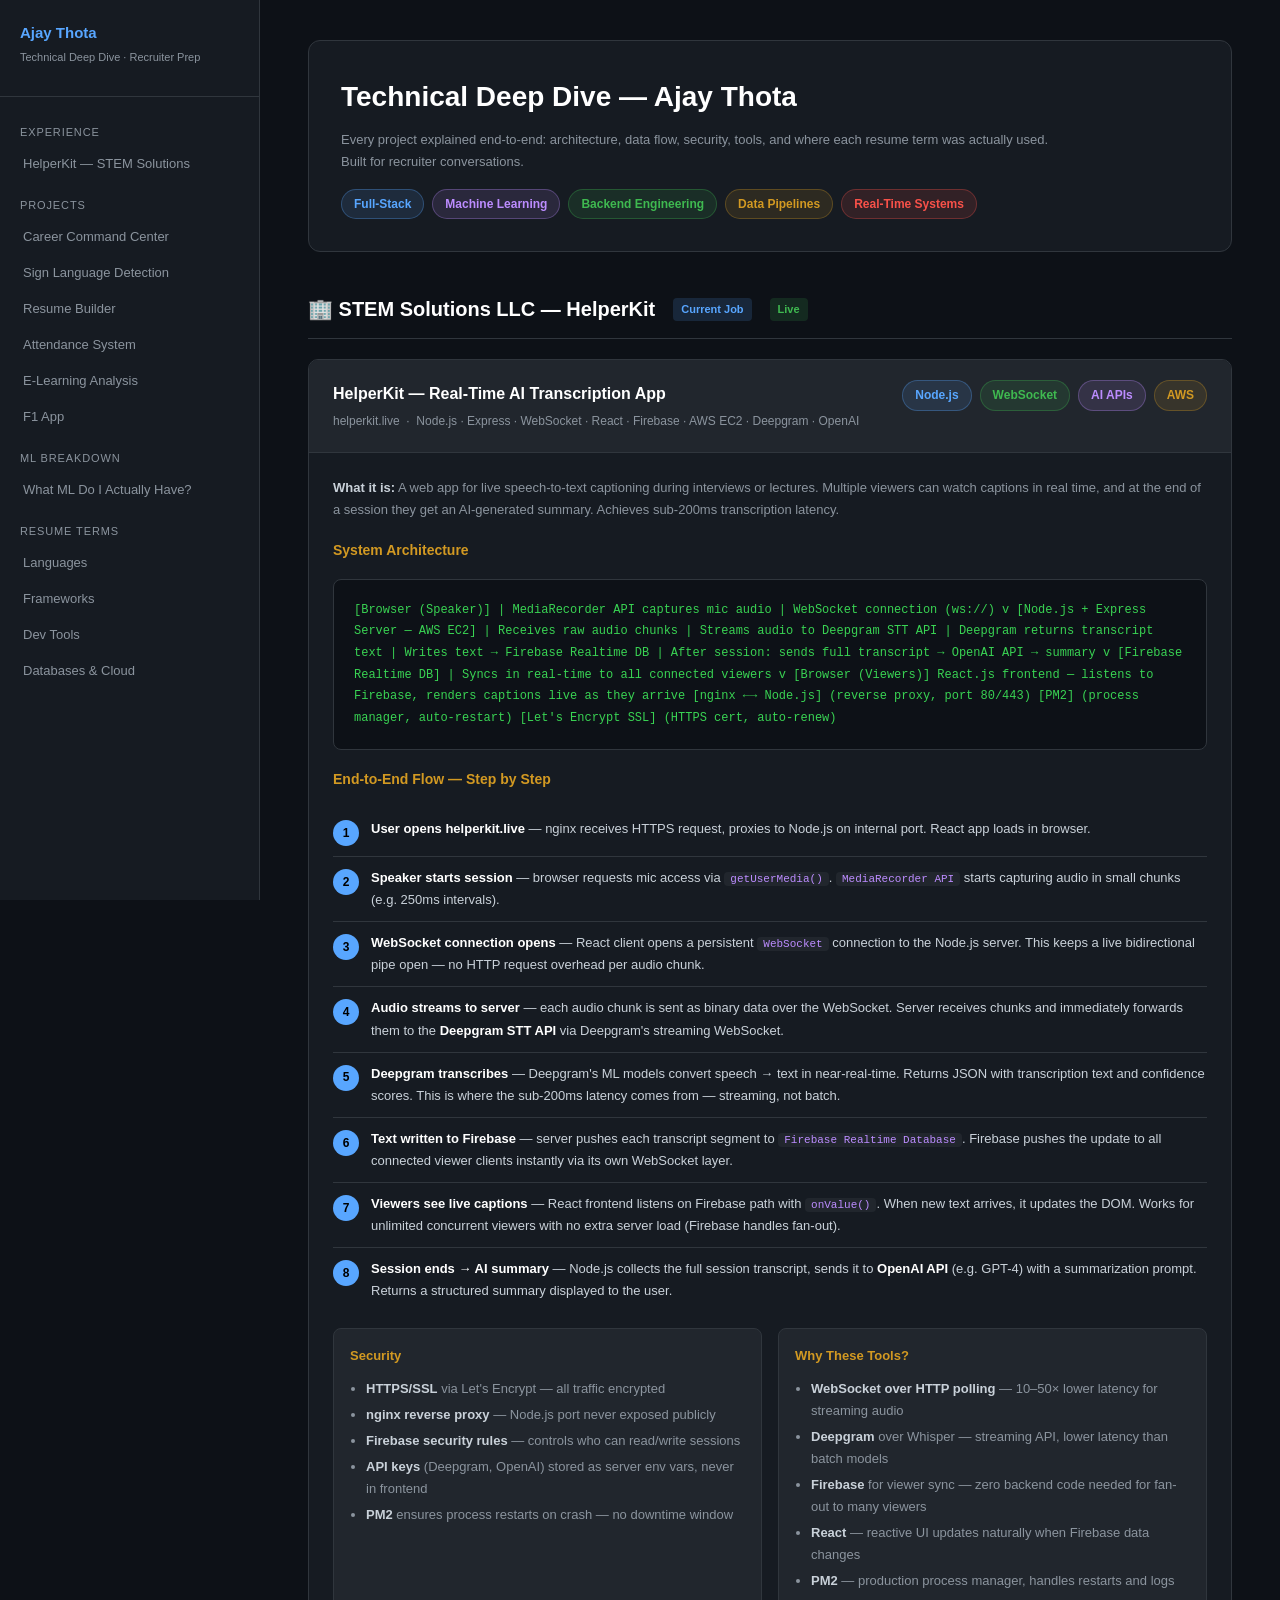
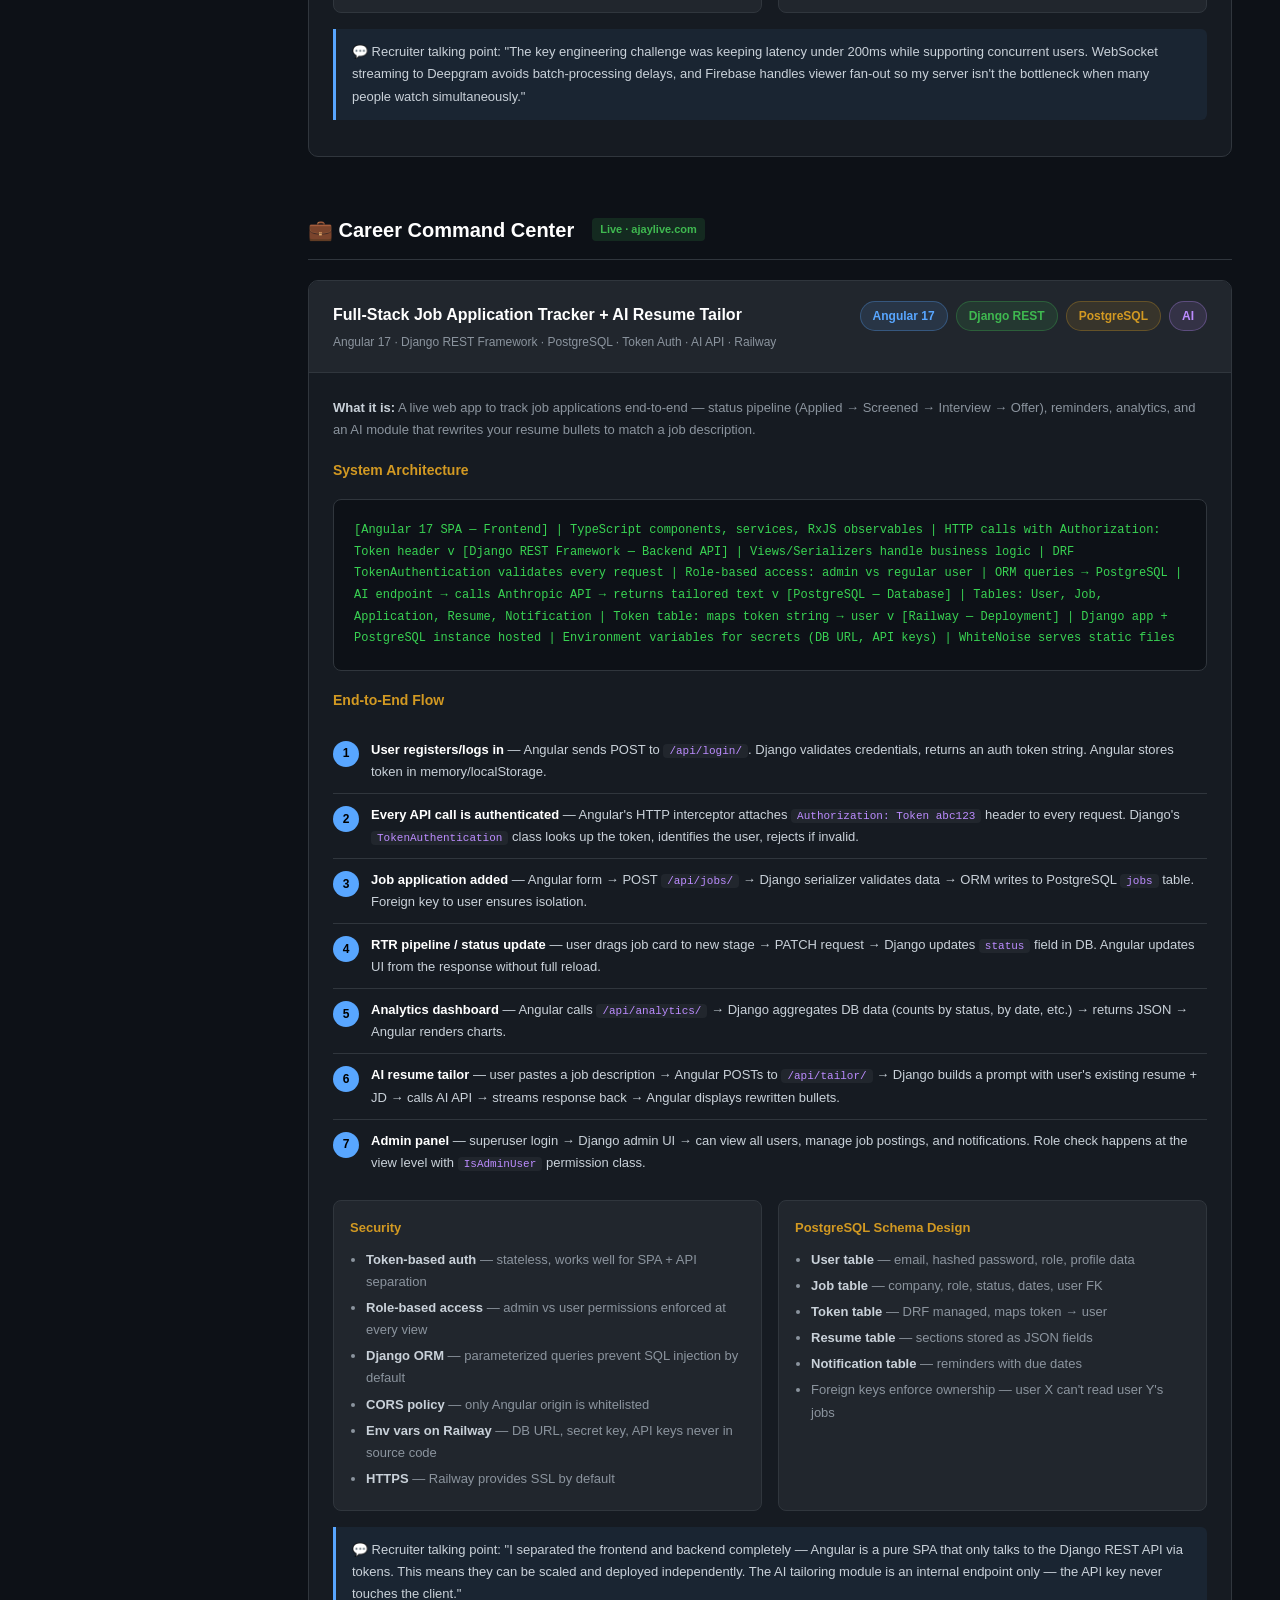
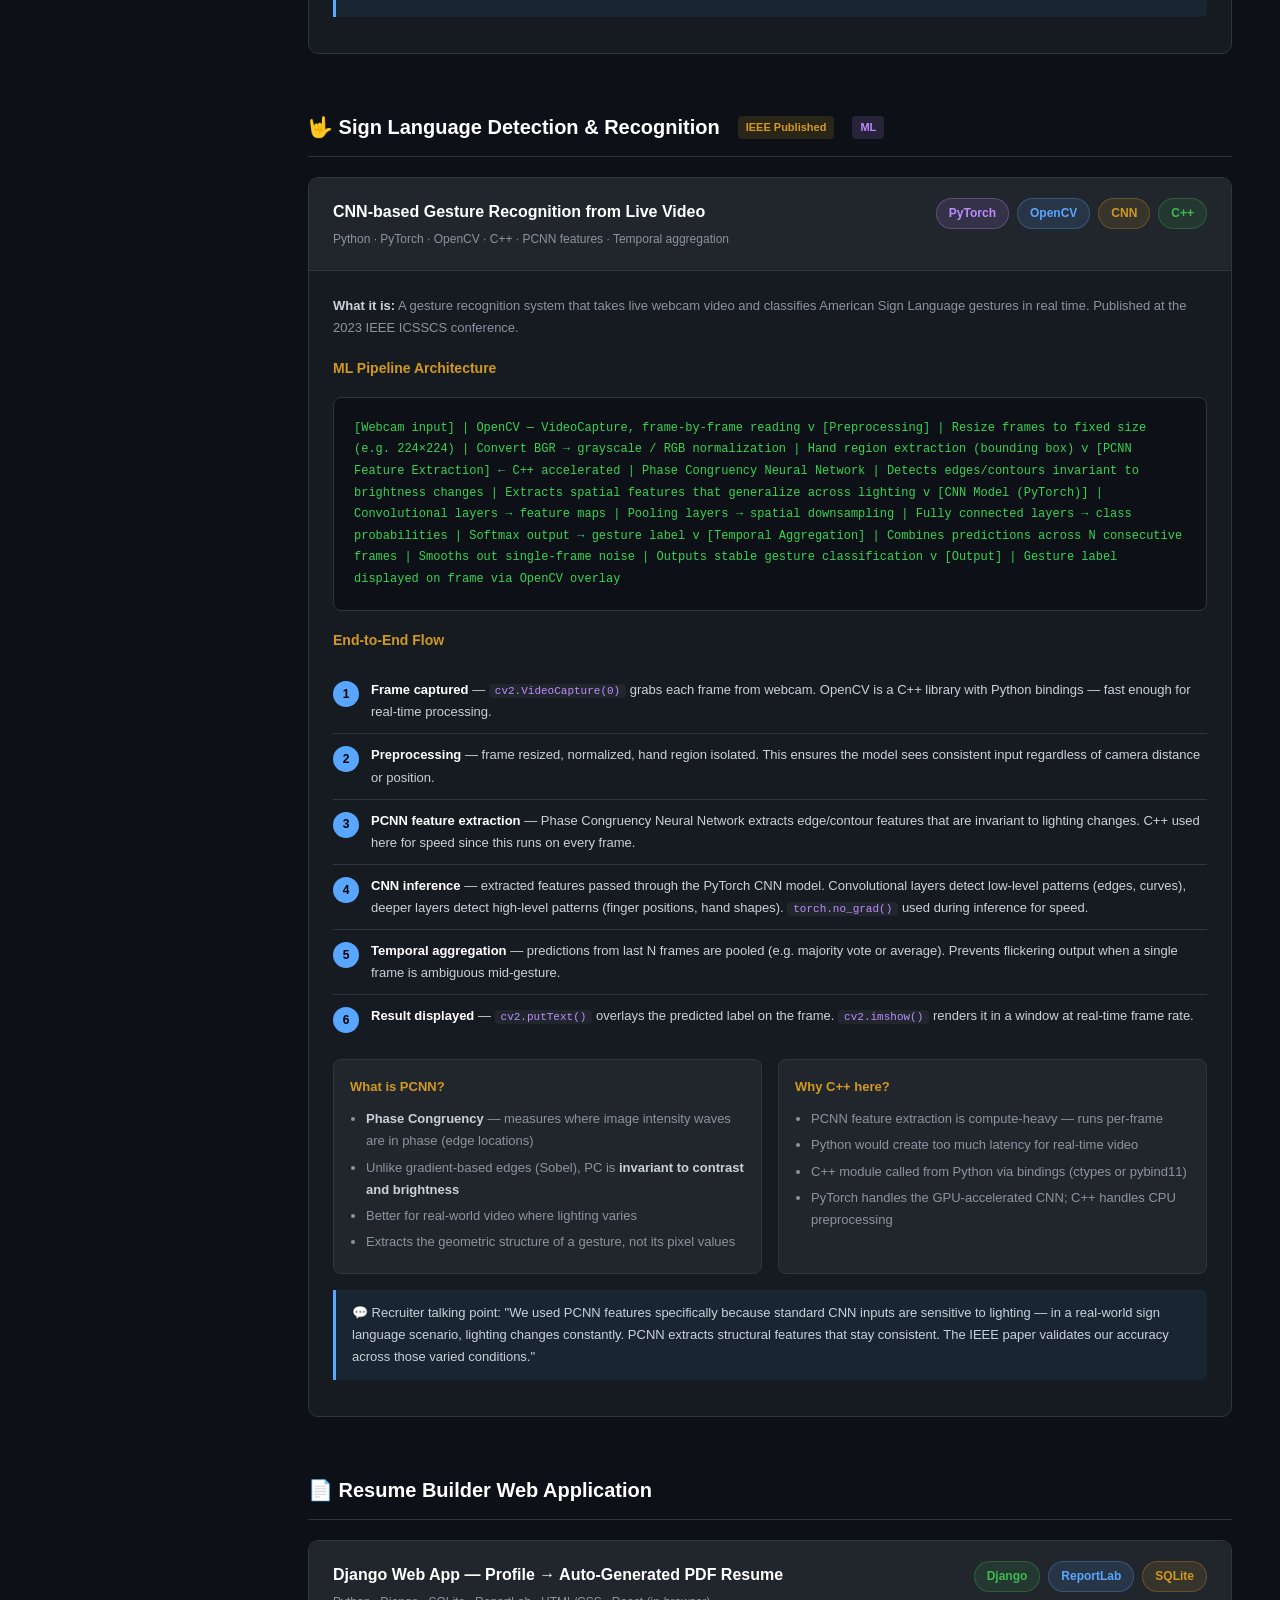
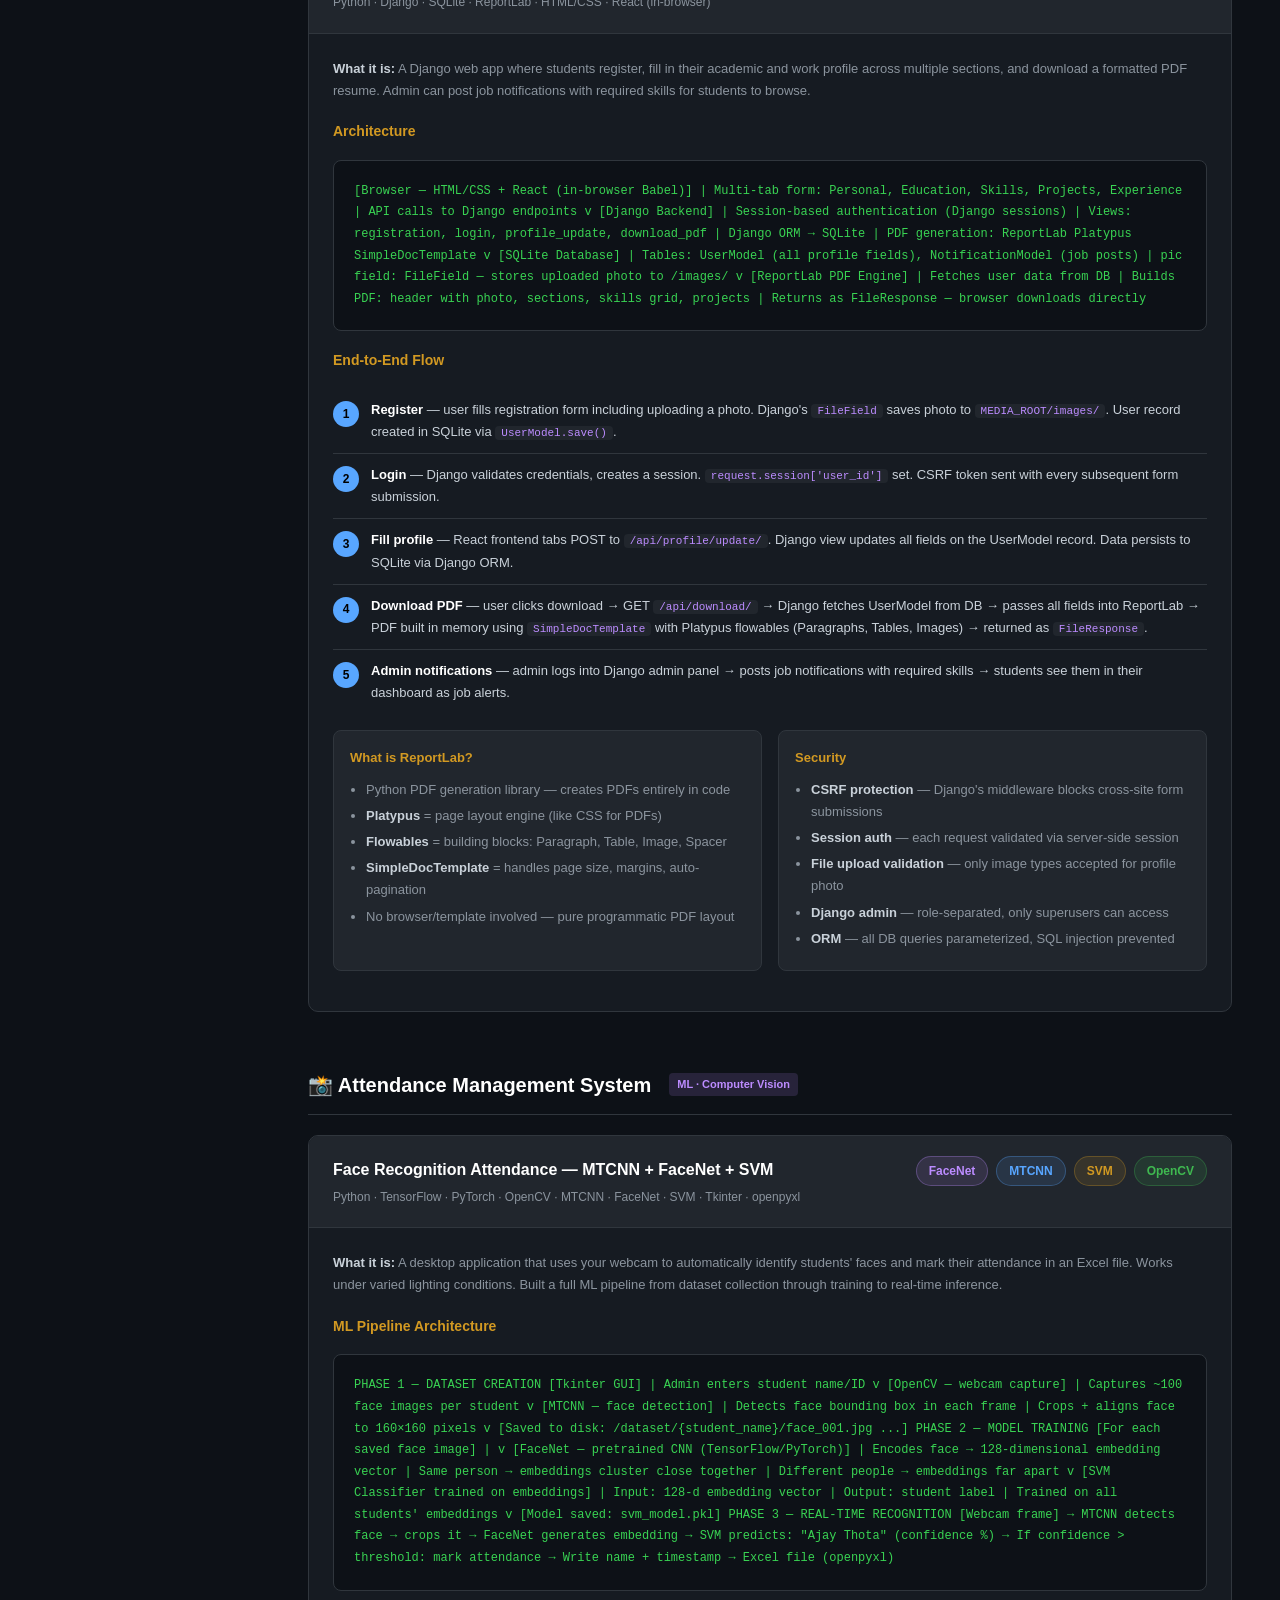
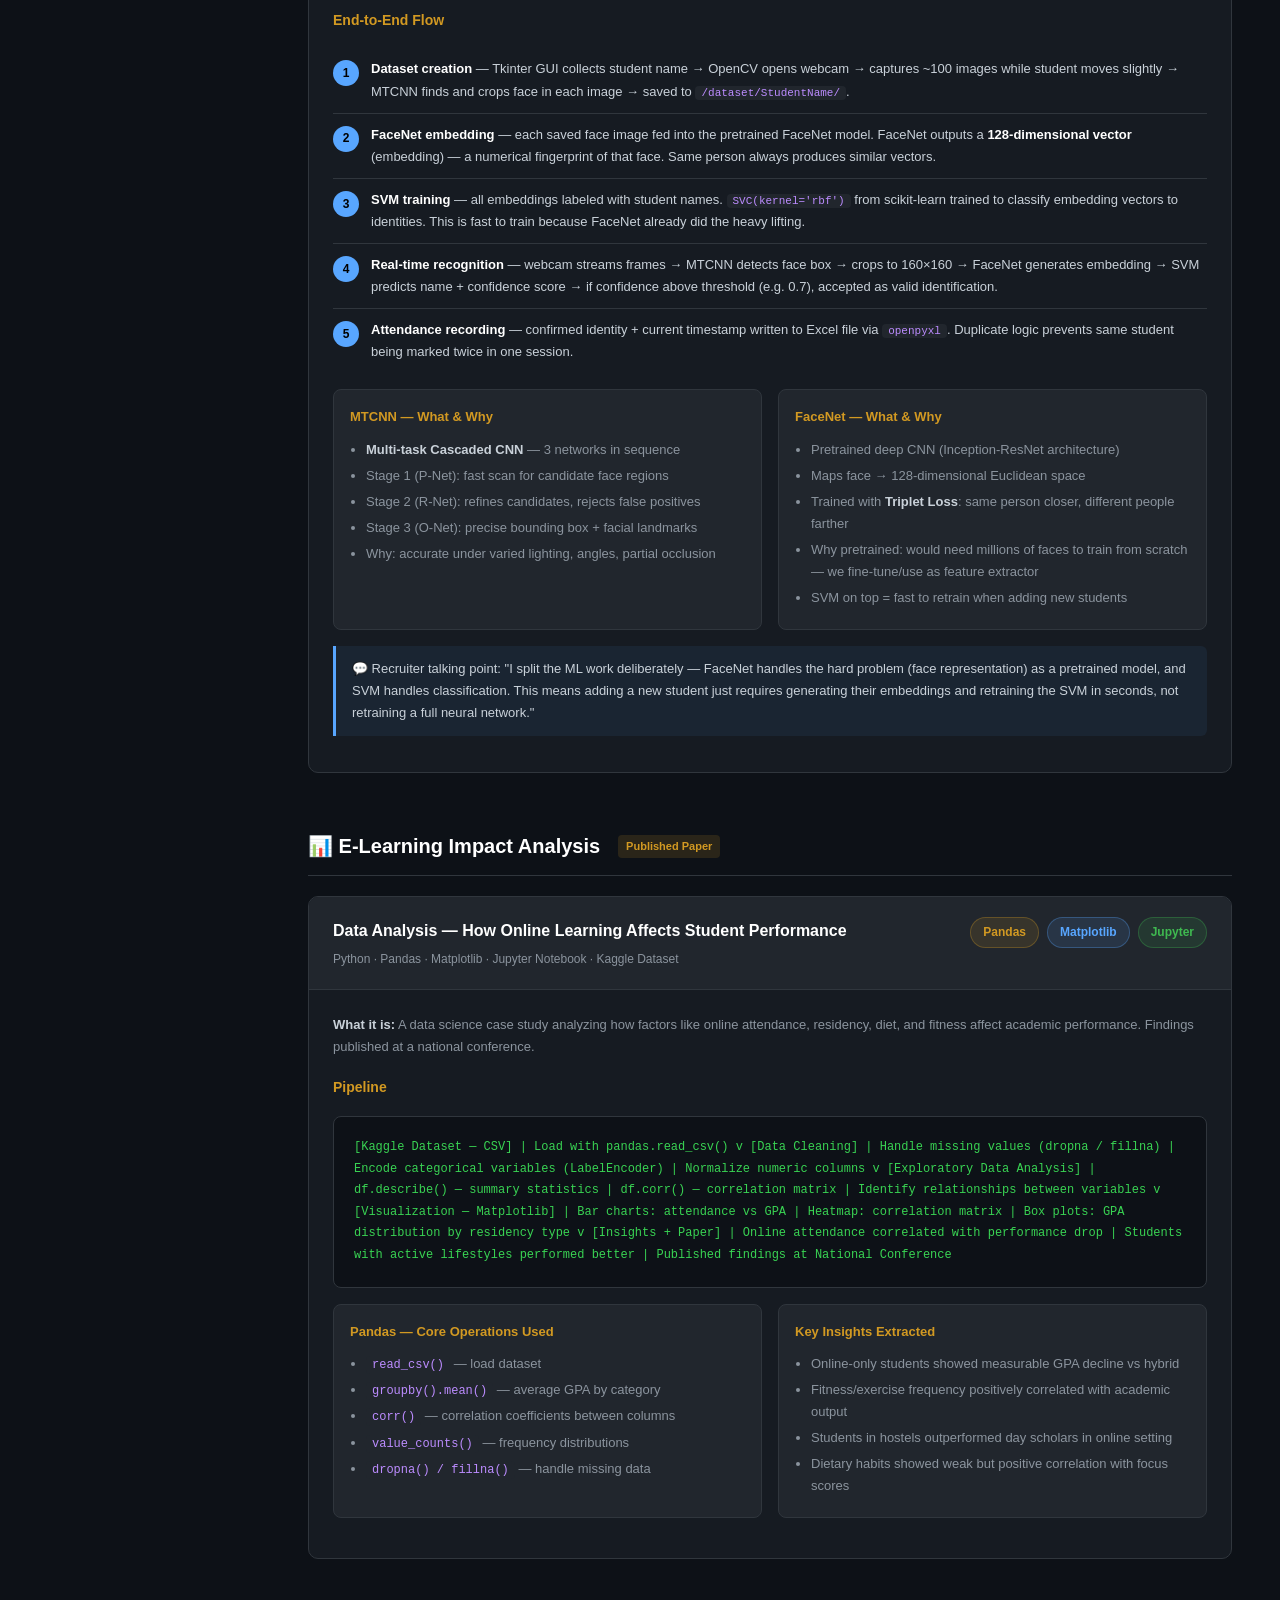
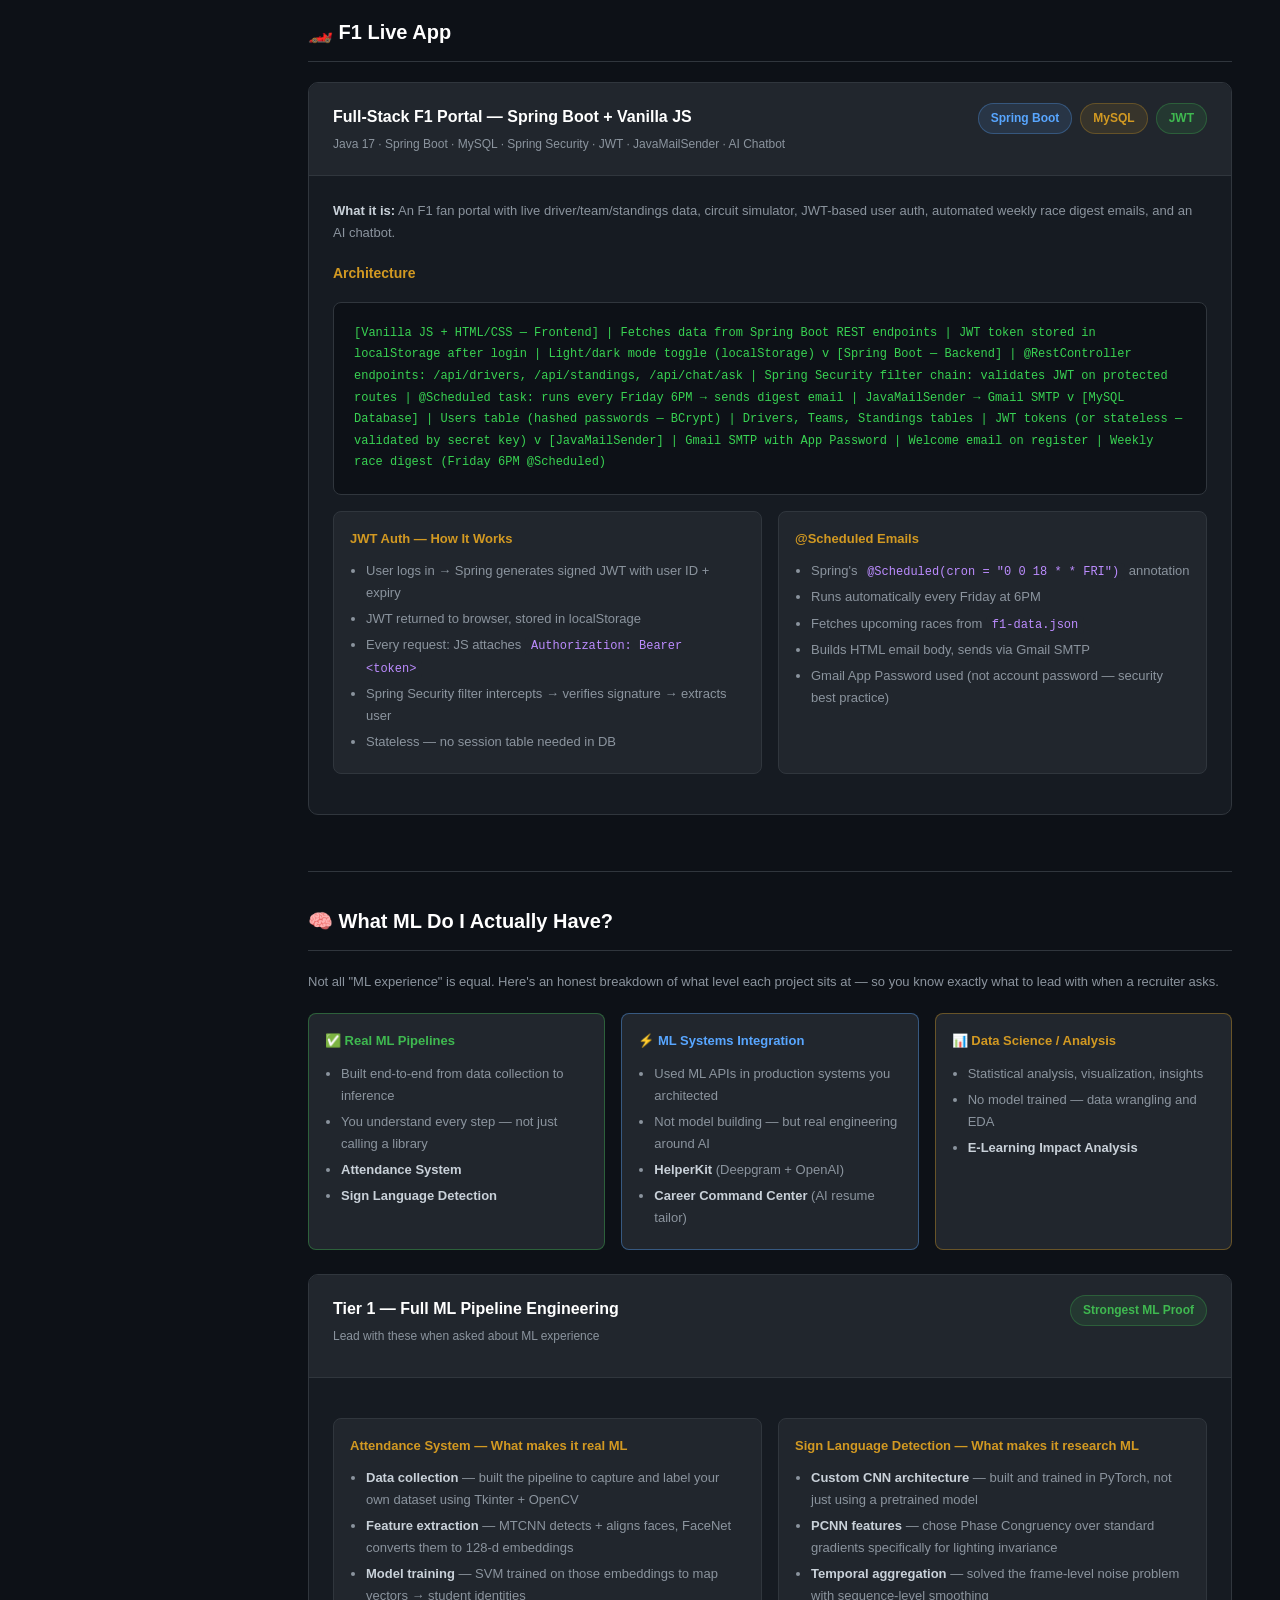
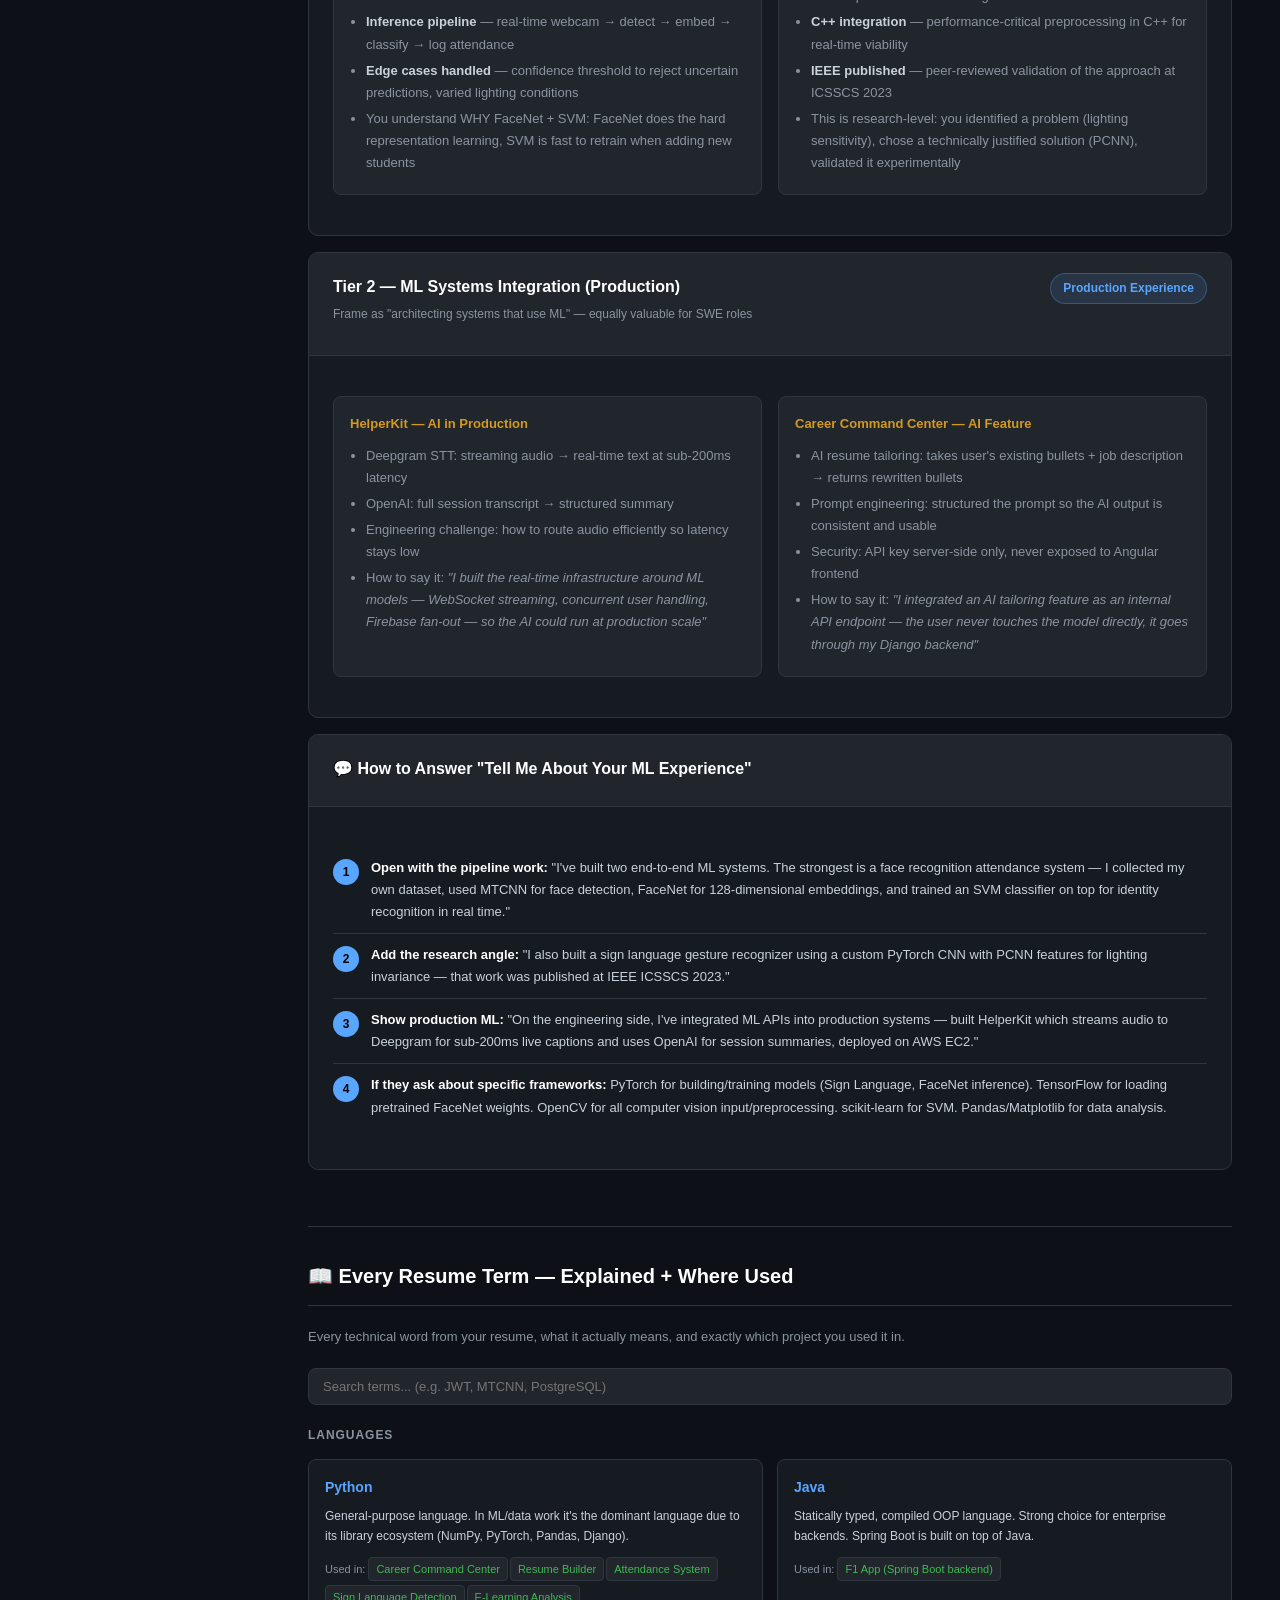
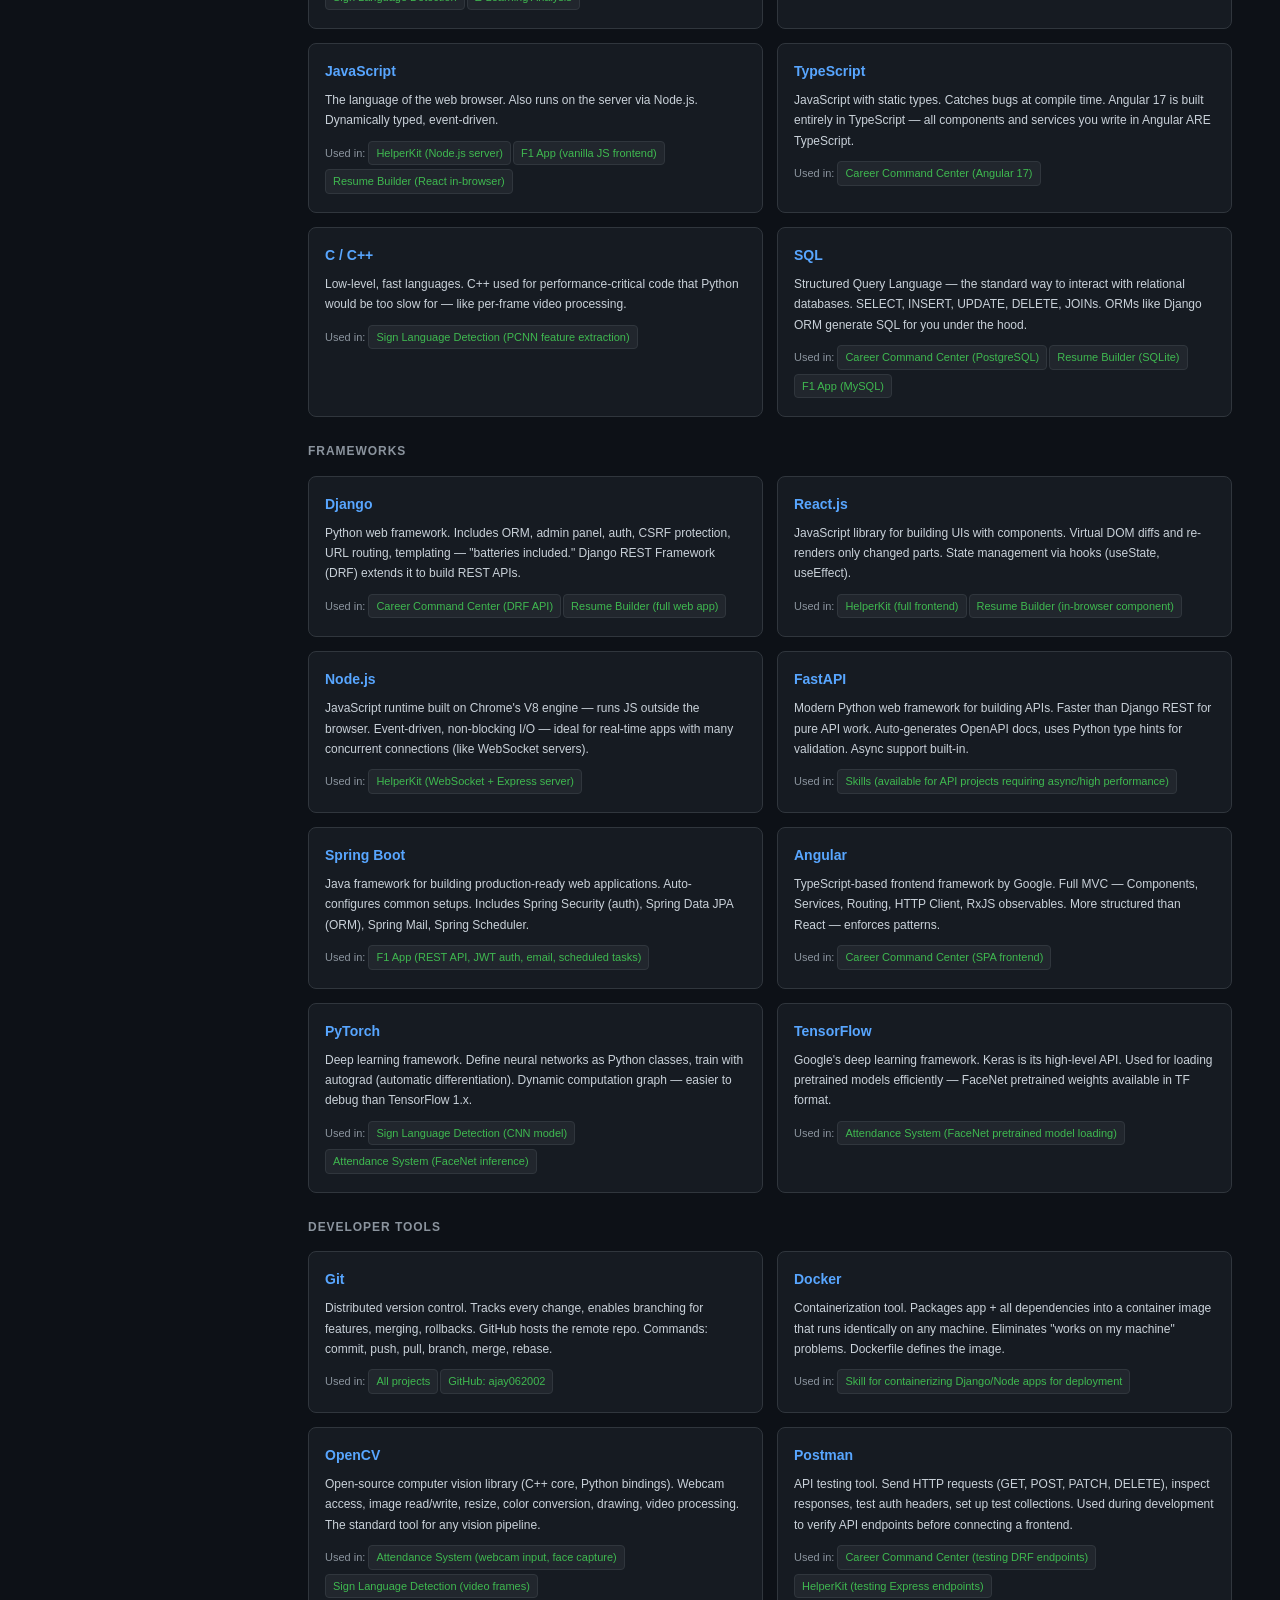
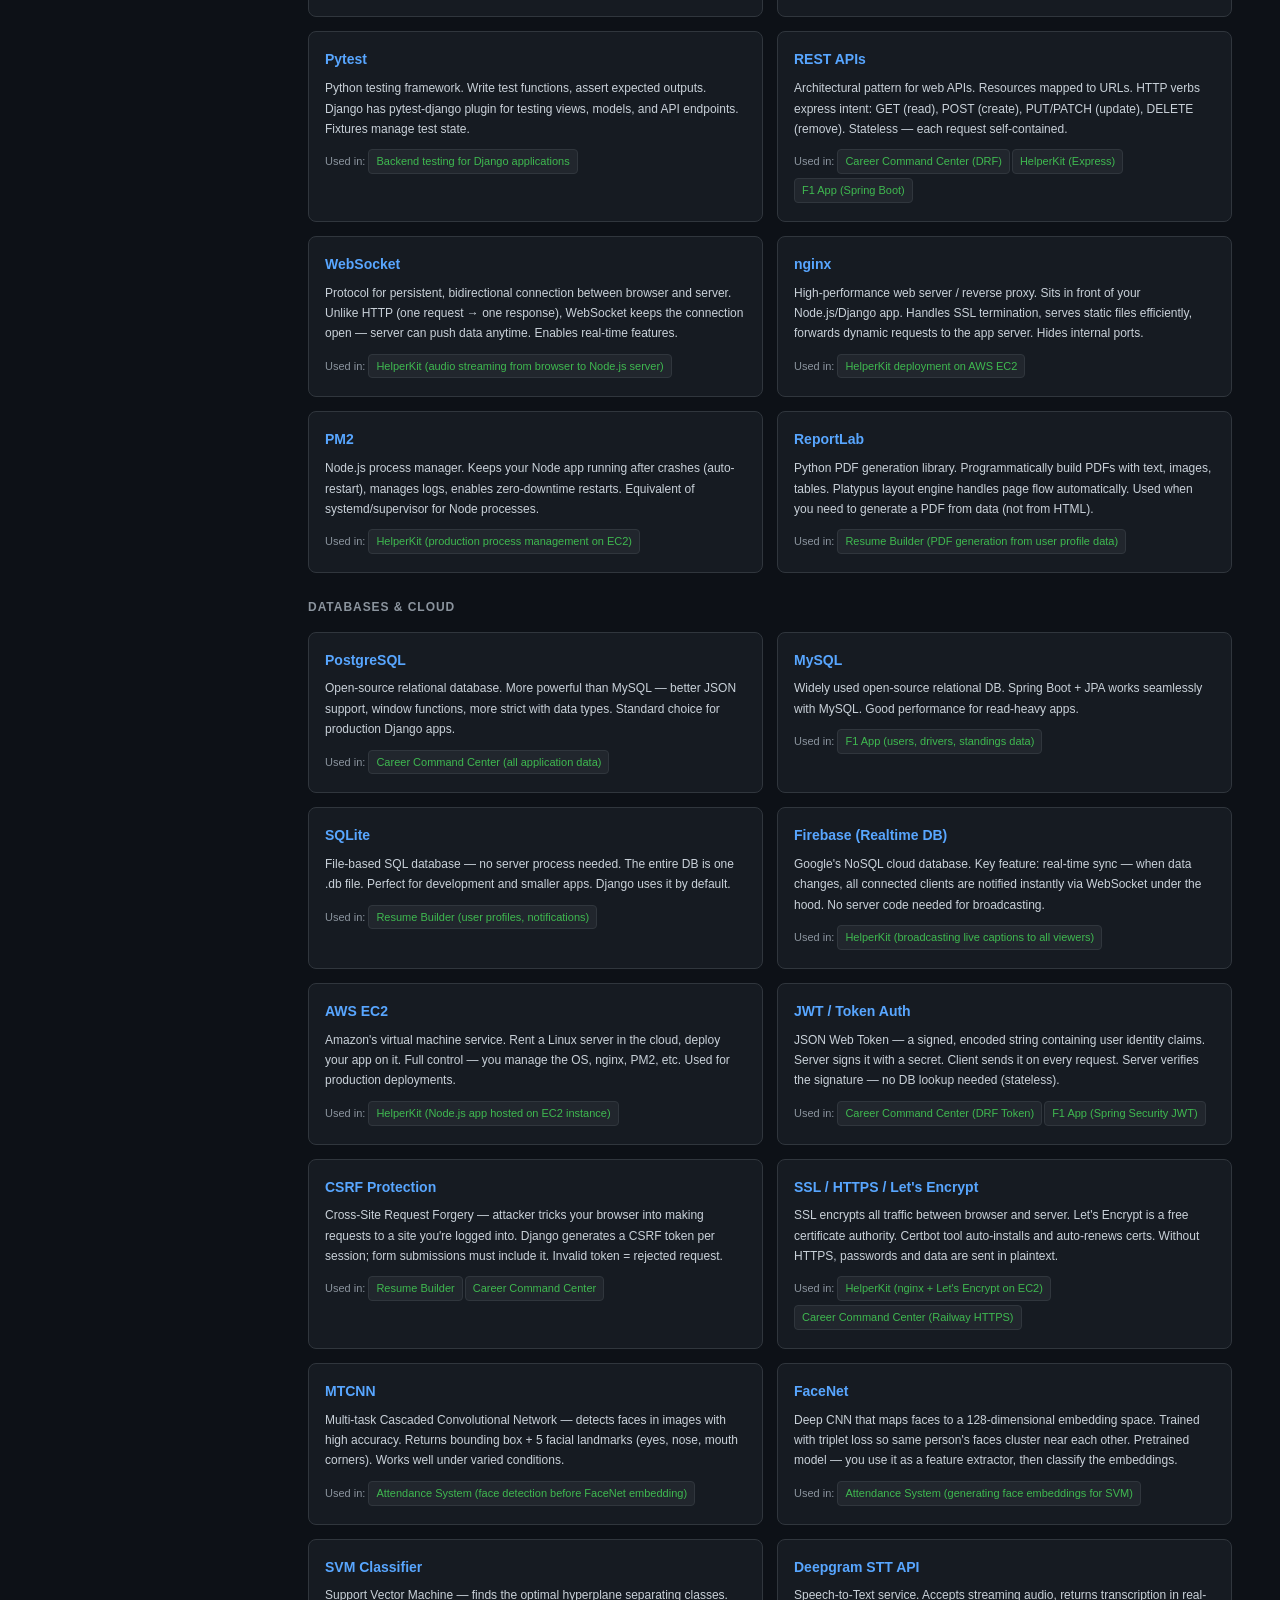
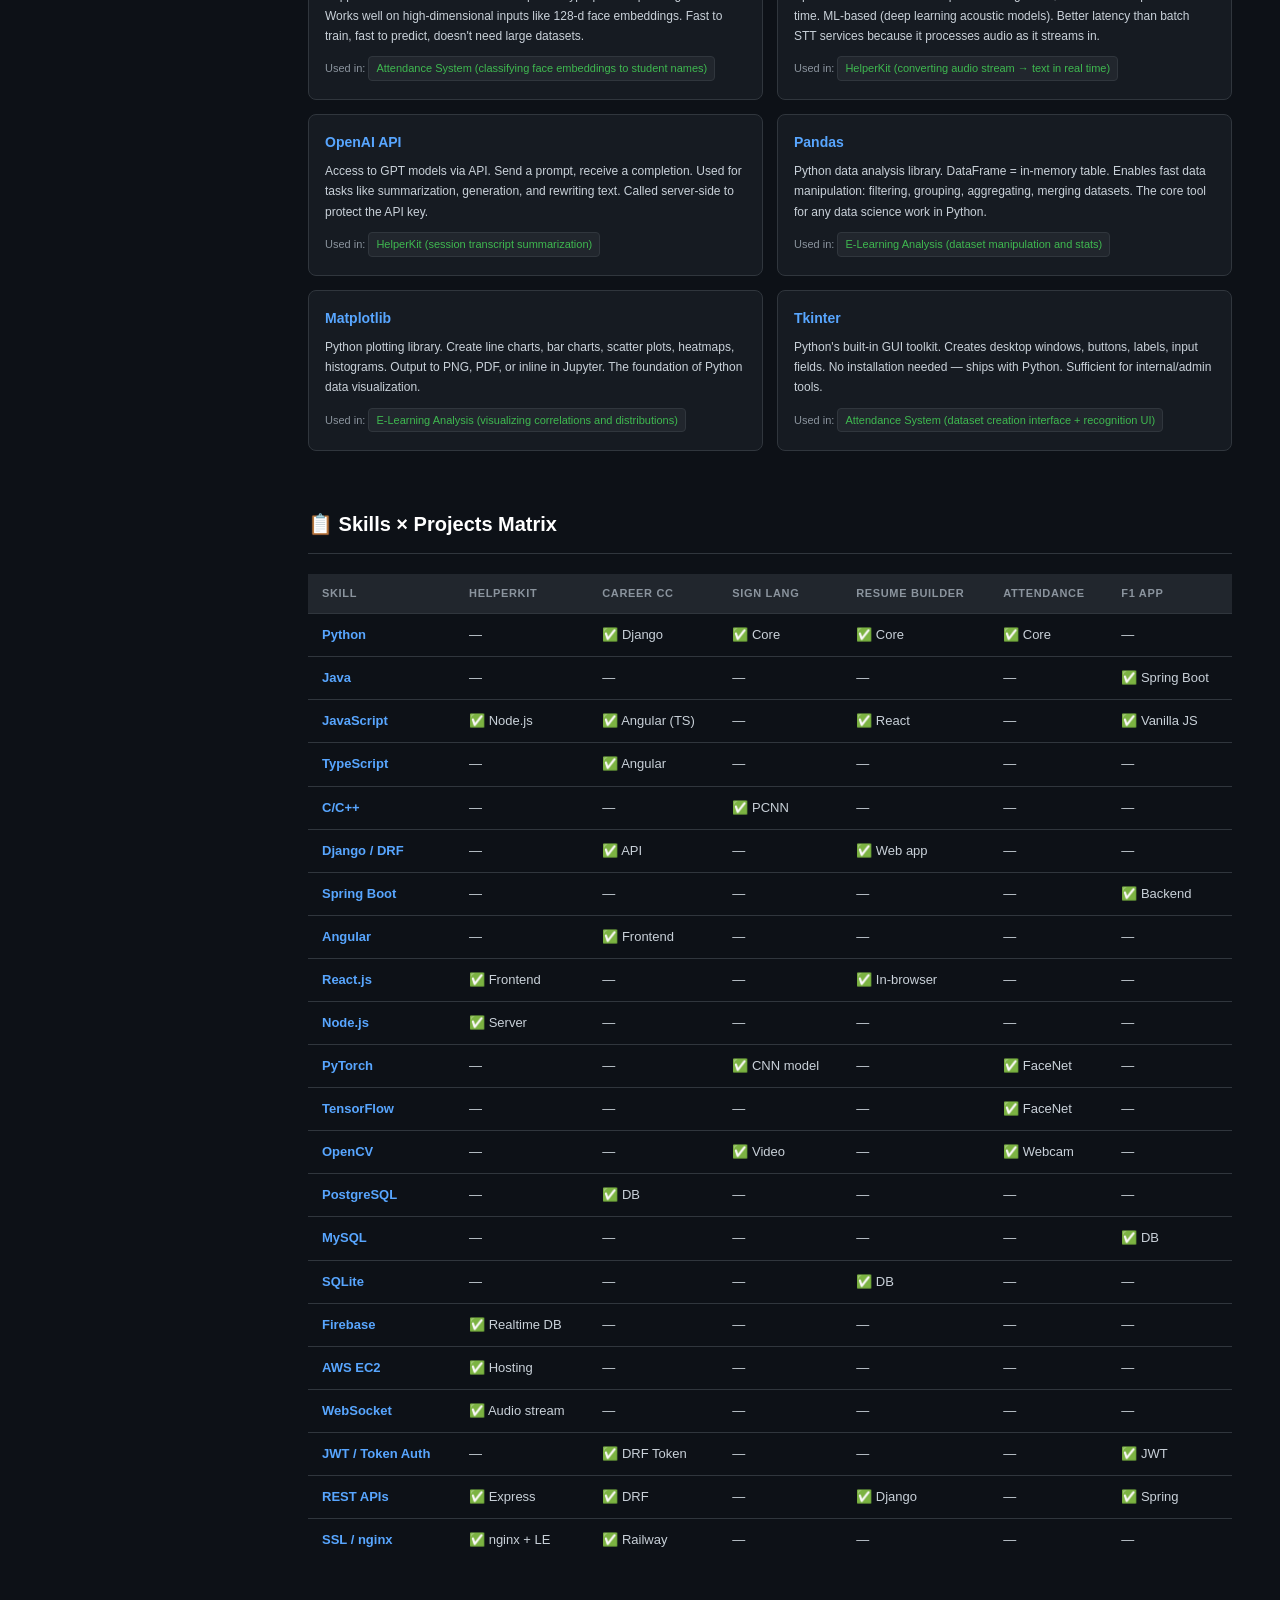
<file: recruiter-deep-dive.html>
<!DOCTYPE html>
<html lang="en">
<head>
<meta charset="UTF-8">
<meta name="viewport" content="width=device-width, initial-scale=1.0">
<title>Ajay Thota — Technical Deep Dive</title>
<style>
  :root {
    --bg: #0d1117;
    --bg2: #161b22;
    --bg3: #21262d;
    --border: #30363d;
    --text: #c9d1d9;
    --muted: #8b949e;
    --blue: #58a6ff;
    --green: #3fb950;
    --orange: #d29922;
    --purple: #bc8cff;
    --red: #f85149;
    --teal: #39d353;
    --pink: #ff7b72;
  }
  * { box-sizing: border-box; margin: 0; padding: 0; }
  body { background: var(--bg); color: var(--text); font-family: -apple-system, BlinkMacSystemFont, 'Segoe UI', sans-serif; font-size: 14px; line-height: 1.7; display: flex; min-height: 100vh; }

  /* Sidebar */
  #sidebar { width: 260px; min-height: 100vh; background: var(--bg2); border-right: 1px solid var(--border); position: fixed; top: 0; left: 0; overflow-y: auto; padding: 20px 0; z-index: 100; }
  #sidebar .logo { padding: 0 20px 20px; border-bottom: 1px solid var(--border); margin-bottom: 12px; }
  #sidebar .logo h2 { font-size: 15px; color: var(--blue); }
  #sidebar .logo p { font-size: 11px; color: var(--muted); margin-top: 2px; }
  #sidebar a { display: block; padding: 7px 20px; color: var(--muted); text-decoration: none; font-size: 13px; border-left: 3px solid transparent; transition: all 0.15s; }
  #sidebar a:hover, #sidebar a.active { color: var(--text); background: var(--bg3); border-left-color: var(--blue); }
  #sidebar .section-label { padding: 14px 20px 4px; font-size: 11px; text-transform: uppercase; letter-spacing: 0.08em; color: var(--muted); }

  /* Main */
  #main { margin-left: 260px; padding: 40px 48px; max-width: 1100px; }

  /* Hero */
  .hero { border: 1px solid var(--border); border-radius: 12px; padding: 32px; background: var(--bg2); margin-bottom: 40px; }
  .hero h1 { font-size: 28px; font-weight: 700; color: #fff; }
  .hero p { color: var(--muted); margin-top: 8px; max-width: 720px; }
  .hero .tags { margin-top: 16px; display: flex; flex-wrap: wrap; gap: 8px; }
  .tag { padding: 4px 12px; border-radius: 20px; font-size: 12px; font-weight: 600; }
  .tag.blue { background: rgba(88,166,255,0.12); color: var(--blue); border: 1px solid rgba(88,166,255,0.3); }
  .tag.green { background: rgba(63,185,80,0.12); color: var(--green); border: 1px solid rgba(63,185,80,0.3); }
  .tag.orange { background: rgba(210,153,34,0.12); color: var(--orange); border: 1px solid rgba(210,153,34,0.3); }
  .tag.purple { background: rgba(188,140,255,0.12); color: var(--purple); border: 1px solid rgba(188,140,255,0.3); }
  .tag.red { background: rgba(248,81,73,0.12); color: var(--red); border: 1px solid rgba(248,81,73,0.3); }

  /* Section headers */
  h2.section-title { font-size: 20px; font-weight: 700; color: #fff; margin-bottom: 20px; padding-bottom: 12px; border-bottom: 1px solid var(--border); display: flex; align-items: center; gap: 10px; }
  h3.card-title { font-size: 16px; font-weight: 700; color: #fff; margin-bottom: 4px; }

  /* Project cards */
  .project-section { margin-bottom: 56px; scroll-margin-top: 80px; }
  .project-card { border: 1px solid var(--border); border-radius: 10px; background: var(--bg2); overflow: hidden; margin-bottom: 16px; }
  .project-card .card-header { padding: 20px 24px; background: var(--bg3); border-bottom: 1px solid var(--border); display: flex; justify-content: space-between; align-items: flex-start; flex-wrap: wrap; gap: 12px; }
  .project-card .card-body { padding: 24px; }

  /* Architecture box */
  .arch-box { background: var(--bg); border: 1px solid var(--border); border-radius: 8px; padding: 20px; margin: 16px 0; font-family: 'Courier New', monospace; font-size: 12px; color: var(--teal); line-height: 1.8; overflow-x: auto; }

  /* Flow steps */
  .flow { margin: 16px 0; }
  .flow-step { display: flex; gap: 12px; padding: 10px 0; border-bottom: 1px solid var(--border); }
  .flow-step:last-child { border-bottom: none; }
  .step-num { min-width: 26px; height: 26px; border-radius: 50%; background: var(--blue); color: #000; font-size: 12px; font-weight: 700; display: flex; align-items: center; justify-content: center; margin-top: 2px; }
  .step-text { color: var(--text); font-size: 13px; }
  .step-text strong { color: #fff; }
  .step-text code { background: var(--bg3); padding: 1px 6px; border-radius: 4px; font-size: 11px; color: var(--purple); }

  /* Subsections */
  .sub-grid { display: grid; grid-template-columns: 1fr 1fr; gap: 16px; margin: 16px 0; }
  @media (max-width: 700px) { .sub-grid { grid-template-columns: 1fr; } }
  .sub-card { background: var(--bg3); border: 1px solid var(--border); border-radius: 8px; padding: 16px; }
  .sub-card h4 { font-size: 13px; font-weight: 700; color: var(--orange); margin-bottom: 10px; }
  .sub-card ul { padding-left: 16px; }
  .sub-card ul li { color: var(--muted); font-size: 13px; margin-bottom: 4px; }
  .sub-card ul li strong { color: var(--text); }

  /* Term glossary */
  .glossary-section { margin-bottom: 56px; scroll-margin-top: 80px; }
  .term-grid { display: grid; grid-template-columns: repeat(auto-fill, minmax(320px, 1fr)); gap: 14px; }
  .term-card { background: var(--bg2); border: 1px solid var(--border); border-radius: 8px; padding: 16px; }
  .term-card .term-name { font-size: 14px; font-weight: 700; color: var(--blue); margin-bottom: 6px; }
  .term-card .term-what { font-size: 12px; color: var(--text); margin-bottom: 8px; }
  .term-card .term-where { font-size: 11px; color: var(--muted); }
  .term-card .term-where span { display: inline-block; background: var(--bg3); border: 1px solid var(--border); border-radius: 4px; padding: 2px 7px; margin: 2px 2px 2px 0; color: var(--green); }

  /* Security pills */
  .security-list { display: flex; flex-wrap: wrap; gap: 8px; margin: 12px 0; }
  .sec-pill { padding: 5px 12px; border-radius: 6px; font-size: 12px; background: rgba(248,81,73,0.1); color: var(--red); border: 1px solid rgba(248,81,73,0.2); }

  /* Divider */
  .divider { height: 1px; background: var(--border); margin: 32px 0; }

  /* Inline code */
  code { background: var(--bg3); padding: 2px 6px; border-radius: 4px; font-size: 12px; color: var(--purple); font-family: 'Courier New', monospace; }

  /* Table */
  table { width: 100%; border-collapse: collapse; margin: 14px 0; font-size: 13px; }
  th { background: var(--bg3); color: var(--muted); font-size: 11px; text-transform: uppercase; letter-spacing: 0.06em; padding: 10px 14px; text-align: left; border-bottom: 1px solid var(--border); }
  td { padding: 10px 14px; border-bottom: 1px solid var(--border); color: var(--text); vertical-align: top; }
  tr:last-child td { border-bottom: none; }
  td:first-child { color: var(--blue); font-weight: 600; }

  /* Search */
  #search { width: 100%; background: var(--bg3); border: 1px solid var(--border); border-radius: 8px; padding: 10px 14px; color: var(--text); font-size: 13px; margin-bottom: 20px; outline: none; }
  #search:focus { border-color: var(--blue); }

  p { color: var(--muted); font-size: 13px; margin-bottom: 10px; }
  p strong { color: var(--text); }

  .badge { display: inline-block; padding: 2px 8px; border-radius: 4px; font-size: 11px; font-weight: 600; margin-left: 8px; }
  .badge.live { background: rgba(63,185,80,0.15); color: var(--green); }
  .badge.ml { background: rgba(188,140,255,0.15); color: var(--purple); }
  .badge.research { background: rgba(210,153,34,0.15); color: var(--orange); }
  .badge.work { background: rgba(88,166,255,0.15); color: var(--blue); }

  .highlight { background: rgba(88,166,255,0.07); border-left: 3px solid var(--blue); padding: 12px 16px; border-radius: 0 6px 6px 0; margin: 12px 0; font-size: 13px; color: var(--text); }
</style>
</head>
<body>

<!-- Sidebar -->
<nav id="sidebar">
  <div class="logo">
    <h2>Ajay Thota</h2>
    <p>Technical Deep Dive · Recruiter Prep</p>
  </div>

  <div class="section-label">Experience</div>
  <a href="#helperkit">HelperKit — STEM Solutions</a>

  <div class="section-label">Projects</div>
  <a href="#ccc">Career Command Center</a>
  <a href="#signlang">Sign Language Detection</a>
  <a href="#resumebuilder">Resume Builder</a>
  <a href="#attendance">Attendance System</a>
  <a href="#elearning">E-Learning Analysis</a>
  <a href="#f1app">F1 App</a>

  <div class="section-label">ML Breakdown</div>
  <a href="#ml-breakdown">What ML Do I Actually Have?</a>

  <div class="section-label">Resume Terms</div>
  <a href="#glossary-langs">Languages</a>
  <a href="#glossary-frameworks">Frameworks</a>
  <a href="#glossary-tools">Dev Tools</a>
  <a href="#glossary-db">Databases & Cloud</a>
</nav>

<!-- Main Content -->
<div id="main">

  <!-- Hero -->
  <div class="hero">
    <h1>Technical Deep Dive — Ajay Thota</h1>
    <p>Every project explained end-to-end: architecture, data flow, security, tools, and where each resume term was actually used. Built for recruiter conversations.</p>
    <div class="tags">
      <span class="tag blue">Full-Stack</span>
      <span class="tag purple">Machine Learning</span>
      <span class="tag green">Backend Engineering</span>
      <span class="tag orange">Data Pipelines</span>
      <span class="tag red">Real-Time Systems</span>
    </div>
  </div>

  <!-- ───────────────────────────────────── HELPERKIT ───── -->
  <div class="project-section" id="helperkit">
    <h2 class="section-title">🏢 STEM Solutions LLC — HelperKit <span class="badge work">Current Job</span><span class="badge live">Live</span></h2>

    <div class="project-card">
      <div class="card-header">
        <div>
          <h3 class="card-title">HelperKit — Real-Time AI Transcription App</h3>
          <p style="margin:4px 0 0;font-size:12px;">helperkit.live &nbsp;·&nbsp; Node.js · Express · WebSocket · React · Firebase · AWS EC2 · Deepgram · OpenAI</p>
        </div>
        <div style="display:flex;gap:8px;flex-wrap:wrap;">
          <span class="tag blue">Node.js</span><span class="tag green">WebSocket</span><span class="tag purple">AI APIs</span><span class="tag orange">AWS</span>
        </div>
      </div>
      <div class="card-body">

        <p><strong>What it is:</strong> A web app for live speech-to-text captioning during interviews or lectures. Multiple viewers can watch captions in real time, and at the end of a session they get an AI-generated summary. Achieves sub-200ms transcription latency.</p>

        <h4 style="color:var(--orange);margin:18px 0 8px;">System Architecture</h4>
        <div class="arch-box">
[Browser (Speaker)]
    |  MediaRecorder API captures mic audio
    |  WebSocket connection (ws://)
    v
[Node.js + Express Server  — AWS EC2]
    |  Receives raw audio chunks
    |  Streams audio to Deepgram STT API
    |  Deepgram returns transcript text
    |  Writes text → Firebase Realtime DB
    |  After session: sends full transcript → OpenAI API → summary
    v
[Firebase Realtime DB]
    |  Syncs in real-time to all connected viewers
    v
[Browser (Viewers)]
    React.js frontend — listens to Firebase,
    renders captions live as they arrive

[nginx  ←→  Node.js]   (reverse proxy, port 80/443)
[PM2]                   (process manager, auto-restart)
[Let's Encrypt SSL]     (HTTPS cert, auto-renew)</div>

        <h4 style="color:var(--orange);margin:18px 0 8px;">End-to-End Flow — Step by Step</h4>
        <div class="flow">
          <div class="flow-step"><div class="step-num">1</div><div class="step-text"><strong>User opens helperkit.live</strong> — nginx receives HTTPS request, proxies to Node.js on internal port. React app loads in browser.</div></div>
          <div class="flow-step"><div class="step-num">2</div><div class="step-text"><strong>Speaker starts session</strong> — browser requests mic access via <code>getUserMedia()</code>. <code>MediaRecorder API</code> starts capturing audio in small chunks (e.g. 250ms intervals).</div></div>
          <div class="flow-step"><div class="step-num">3</div><div class="step-text"><strong>WebSocket connection opens</strong> — React client opens a persistent <code>WebSocket</code> connection to the Node.js server. This keeps a live bidirectional pipe open — no HTTP request overhead per audio chunk.</div></div>
          <div class="flow-step"><div class="step-num">4</div><div class="step-text"><strong>Audio streams to server</strong> — each audio chunk is sent as binary data over the WebSocket. Server receives chunks and immediately forwards them to the <strong>Deepgram STT API</strong> via Deepgram's streaming WebSocket.</div></div>
          <div class="flow-step"><div class="step-num">5</div><div class="step-text"><strong>Deepgram transcribes</strong> — Deepgram's ML models convert speech → text in near-real-time. Returns JSON with transcription text and confidence scores. This is where the sub-200ms latency comes from — streaming, not batch.</div></div>
          <div class="flow-step"><div class="step-num">6</div><div class="step-text"><strong>Text written to Firebase</strong> — server pushes each transcript segment to <code>Firebase Realtime Database</code>. Firebase pushes the update to all connected viewer clients instantly via its own WebSocket layer.</div></div>
          <div class="flow-step"><div class="step-num">7</div><div class="step-text"><strong>Viewers see live captions</strong> — React frontend listens on Firebase path with <code>onValue()</code>. When new text arrives, it updates the DOM. Works for unlimited concurrent viewers with no extra server load (Firebase handles fan-out).</div></div>
          <div class="flow-step"><div class="step-num">8</div><div class="step-text"><strong>Session ends → AI summary</strong> — Node.js collects the full session transcript, sends it to <strong>OpenAI API</strong> (e.g. GPT-4) with a summarization prompt. Returns a structured summary displayed to the user.</div></div>
        </div>

        <div class="sub-grid">
          <div class="sub-card">
            <h4>Security</h4>
            <ul>
              <li><strong>HTTPS/SSL</strong> via Let's Encrypt — all traffic encrypted</li>
              <li><strong>nginx reverse proxy</strong> — Node.js port never exposed publicly</li>
              <li><strong>Firebase security rules</strong> — controls who can read/write sessions</li>
              <li><strong>API keys</strong> (Deepgram, OpenAI) stored as server env vars, never in frontend</li>
              <li><strong>PM2</strong> ensures process restarts on crash — no downtime window</li>
            </ul>
          </div>
          <div class="sub-card">
            <h4>Why These Tools?</h4>
            <ul>
              <li><strong>WebSocket over HTTP polling</strong> — 10–50× lower latency for streaming audio</li>
              <li><strong>Deepgram</strong> over Whisper — streaming API, lower latency than batch models</li>
              <li><strong>Firebase</strong> for viewer sync — zero backend code needed for fan-out to many viewers</li>
              <li><strong>React</strong> — reactive UI updates naturally when Firebase data changes</li>
              <li><strong>PM2</strong> — production process manager, handles restarts and logs</li>
            </ul>
          </div>
        </div>

        <div class="highlight">💬 Recruiter talking point: "The key engineering challenge was keeping latency under 200ms while supporting concurrent users. WebSocket streaming to Deepgram avoids batch-processing delays, and Firebase handles viewer fan-out so my server isn't the bottleneck when many people watch simultaneously."</div>
      </div>
    </div>
  </div>

  <!-- ───────────────────────────────────── CAREER COMMAND CENTER ───── -->
  <div class="project-section" id="ccc">
    <h2 class="section-title">💼 Career Command Center <span class="badge live">Live · ajaylive.com</span></h2>

    <div class="project-card">
      <div class="card-header">
        <div>
          <h3 class="card-title">Full-Stack Job Application Tracker + AI Resume Tailor</h3>
          <p style="margin:4px 0 0;font-size:12px;">Angular 17 · Django REST Framework · PostgreSQL · Token Auth · AI API · Railway</p>
        </div>
        <div style="display:flex;gap:8px;flex-wrap:wrap;">
          <span class="tag blue">Angular 17</span><span class="tag green">Django REST</span><span class="tag orange">PostgreSQL</span><span class="tag purple">AI</span>
        </div>
      </div>
      <div class="card-body">

        <p><strong>What it is:</strong> A live web app to track job applications end-to-end — status pipeline (Applied → Screened → Interview → Offer), reminders, analytics, and an AI module that rewrites your resume bullets to match a job description.</p>

        <h4 style="color:var(--orange);margin:18px 0 8px;">System Architecture</h4>
        <div class="arch-box">
[Angular 17 SPA — Frontend]
    |  TypeScript components, services, RxJS observables
    |  HTTP calls with Authorization: Token header
    v
[Django REST Framework — Backend API]
    |  Views/Serializers handle business logic
    |  DRF TokenAuthentication validates every request
    |  Role-based access: admin vs regular user
    |  ORM queries → PostgreSQL
    |  AI endpoint → calls Anthropic API → returns tailored text
    v
[PostgreSQL — Database]
    |  Tables: User, Job, Application, Resume, Notification
    |  Token table: maps token string → user
    v
[Railway — Deployment]
    |  Django app + PostgreSQL instance hosted
    |  Environment variables for secrets (DB URL, API keys)
    |  WhiteNoise serves static files</div>

        <h4 style="color:var(--orange);margin:18px 0 8px;">End-to-End Flow</h4>
        <div class="flow">
          <div class="flow-step"><div class="step-num">1</div><div class="step-text"><strong>User registers/logs in</strong> — Angular sends POST to <code>/api/login/</code>. Django validates credentials, returns an auth token string. Angular stores token in memory/localStorage.</div></div>
          <div class="flow-step"><div class="step-num">2</div><div class="step-text"><strong>Every API call is authenticated</strong> — Angular's HTTP interceptor attaches <code>Authorization: Token abc123</code> header to every request. Django's <code>TokenAuthentication</code> class looks up the token, identifies the user, rejects if invalid.</div></div>
          <div class="flow-step"><div class="step-num">3</div><div class="step-text"><strong>Job application added</strong> — Angular form → POST <code>/api/jobs/</code> → Django serializer validates data → ORM writes to PostgreSQL <code>jobs</code> table. Foreign key to user ensures isolation.</div></div>
          <div class="flow-step"><div class="step-num">4</div><div class="step-text"><strong>RTR pipeline / status update</strong> — user drags job card to new stage → PATCH request → Django updates <code>status</code> field in DB. Angular updates UI from the response without full reload.</div></div>
          <div class="flow-step"><div class="step-num">5</div><div class="step-text"><strong>Analytics dashboard</strong> — Angular calls <code>/api/analytics/</code> → Django aggregates DB data (counts by status, by date, etc.) → returns JSON → Angular renders charts.</div></div>
          <div class="flow-step"><div class="step-num">6</div><div class="step-text"><strong>AI resume tailor</strong> — user pastes a job description → Angular POSTs to <code>/api/tailor/</code> → Django builds a prompt with user's existing resume + JD → calls AI API → streams response back → Angular displays rewritten bullets.</div></div>
          <div class="flow-step"><div class="step-num">7</div><div class="step-text"><strong>Admin panel</strong> — superuser login → Django admin UI → can view all users, manage job postings, and notifications. Role check happens at the view level with <code>IsAdminUser</code> permission class.</div></div>
        </div>

        <div class="sub-grid">
          <div class="sub-card">
            <h4>Security</h4>
            <ul>
              <li><strong>Token-based auth</strong> — stateless, works well for SPA + API separation</li>
              <li><strong>Role-based access</strong> — admin vs user permissions enforced at every view</li>
              <li><strong>Django ORM</strong> — parameterized queries prevent SQL injection by default</li>
              <li><strong>CORS policy</strong> — only Angular origin is whitelisted</li>
              <li><strong>Env vars on Railway</strong> — DB URL, secret key, API keys never in source code</li>
              <li><strong>HTTPS</strong> — Railway provides SSL by default</li>
            </ul>
          </div>
          <div class="sub-card">
            <h4>PostgreSQL Schema Design</h4>
            <ul>
              <li><strong>User table</strong> — email, hashed password, role, profile data</li>
              <li><strong>Job table</strong> — company, role, status, dates, user FK</li>
              <li><strong>Token table</strong> — DRF managed, maps token → user</li>
              <li><strong>Resume table</strong> — sections stored as JSON fields</li>
              <li><strong>Notification table</strong> — reminders with due dates</li>
              <li>Foreign keys enforce ownership — user X can't read user Y's jobs</li>
            </ul>
          </div>
        </div>

        <div class="highlight">💬 Recruiter talking point: "I separated the frontend and backend completely — Angular is a pure SPA that only talks to the Django REST API via tokens. This means they can be scaled and deployed independently. The AI tailoring module is an internal endpoint only — the API key never touches the client."</div>
      </div>
    </div>
  </div>

  <!-- ───────────────────────────────────── SIGN LANGUAGE ───── -->
  <div class="project-section" id="signlang">
    <h2 class="section-title">🤟 Sign Language Detection & Recognition <span class="badge research">IEEE Published</span><span class="badge ml">ML</span></h2>

    <div class="project-card">
      <div class="card-header">
        <div>
          <h3 class="card-title">CNN-based Gesture Recognition from Live Video</h3>
          <p style="margin:4px 0 0;font-size:12px;">Python · PyTorch · OpenCV · C++ · PCNN features · Temporal aggregation</p>
        </div>
        <div style="display:flex;gap:8px;flex-wrap:wrap;">
          <span class="tag purple">PyTorch</span><span class="tag blue">OpenCV</span><span class="tag orange">CNN</span><span class="tag green">C++</span>
        </div>
      </div>
      <div class="card-body">

        <p><strong>What it is:</strong> A gesture recognition system that takes live webcam video and classifies American Sign Language gestures in real time. Published at the 2023 IEEE ICSSCS conference.</p>

        <h4 style="color:var(--orange);margin:18px 0 8px;">ML Pipeline Architecture</h4>
        <div class="arch-box">
[Webcam input]
    |  OpenCV — VideoCapture, frame-by-frame reading
    v
[Preprocessing]
    |  Resize frames to fixed size (e.g. 224×224)
    |  Convert BGR → grayscale / RGB normalization
    |  Hand region extraction (bounding box)
    v
[PCNN Feature Extraction]  ← C++ accelerated
    |  Phase Congruency Neural Network
    |  Detects edges/contours invariant to brightness changes
    |  Extracts spatial features that generalize across lighting
    v
[CNN Model  (PyTorch)]
    |  Convolutional layers → feature maps
    |  Pooling layers → spatial downsampling
    |  Fully connected layers → class probabilities
    |  Softmax output → gesture label
    v
[Temporal Aggregation]
    |  Combines predictions across N consecutive frames
    |  Smooths out single-frame noise
    |  Outputs stable gesture classification
    v
[Output]
    |  Gesture label displayed on frame via OpenCV overlay</div>

        <h4 style="color:var(--orange);margin:18px 0 8px;">End-to-End Flow</h4>
        <div class="flow">
          <div class="flow-step"><div class="step-num">1</div><div class="step-text"><strong>Frame captured</strong> — <code>cv2.VideoCapture(0)</code> grabs each frame from webcam. OpenCV is a C++ library with Python bindings — fast enough for real-time processing.</div></div>
          <div class="flow-step"><div class="step-num">2</div><div class="step-text"><strong>Preprocessing</strong> — frame resized, normalized, hand region isolated. This ensures the model sees consistent input regardless of camera distance or position.</div></div>
          <div class="flow-step"><div class="step-num">3</div><div class="step-text"><strong>PCNN feature extraction</strong> — Phase Congruency Neural Network extracts edge/contour features that are invariant to lighting changes. C++ used here for speed since this runs on every frame.</div></div>
          <div class="flow-step"><div class="step-num">4</div><div class="step-text"><strong>CNN inference</strong> — extracted features passed through the PyTorch CNN model. Convolutional layers detect low-level patterns (edges, curves), deeper layers detect high-level patterns (finger positions, hand shapes). <code>torch.no_grad()</code> used during inference for speed.</div></div>
          <div class="flow-step"><div class="step-num">5</div><div class="step-text"><strong>Temporal aggregation</strong> — predictions from last N frames are pooled (e.g. majority vote or average). Prevents flickering output when a single frame is ambiguous mid-gesture.</div></div>
          <div class="flow-step"><div class="step-num">6</div><div class="step-text"><strong>Result displayed</strong> — <code>cv2.putText()</code> overlays the predicted label on the frame. <code>cv2.imshow()</code> renders it in a window at real-time frame rate.</div></div>
        </div>

        <div class="sub-grid">
          <div class="sub-card">
            <h4>What is PCNN?</h4>
            <ul>
              <li><strong>Phase Congruency</strong> — measures where image intensity waves are in phase (edge locations)</li>
              <li>Unlike gradient-based edges (Sobel), PC is <strong>invariant to contrast and brightness</strong></li>
              <li>Better for real-world video where lighting varies</li>
              <li>Extracts the geometric structure of a gesture, not its pixel values</li>
            </ul>
          </div>
          <div class="sub-card">
            <h4>Why C++ here?</h4>
            <ul>
              <li>PCNN feature extraction is compute-heavy — runs per-frame</li>
              <li>Python would create too much latency for real-time video</li>
              <li>C++ module called from Python via bindings (ctypes or pybind11)</li>
              <li>PyTorch handles the GPU-accelerated CNN; C++ handles CPU preprocessing</li>
            </ul>
          </div>
        </div>

        <div class="highlight">💬 Recruiter talking point: "We used PCNN features specifically because standard CNN inputs are sensitive to lighting — in a real-world sign language scenario, lighting changes constantly. PCNN extracts structural features that stay consistent. The IEEE paper validates our accuracy across those varied conditions."</div>
      </div>
    </div>
  </div>

  <!-- ───────────────────────────────────── RESUME BUILDER ───── -->
  <div class="project-section" id="resumebuilder">
    <h2 class="section-title">📄 Resume Builder Web Application</h2>

    <div class="project-card">
      <div class="card-header">
        <div>
          <h3 class="card-title">Django Web App — Profile → Auto-Generated PDF Resume</h3>
          <p style="margin:4px 0 0;font-size:12px;">Python · Django · SQLite · ReportLab · HTML/CSS · React (in-browser)</p>
        </div>
        <div style="display:flex;gap:8px;flex-wrap:wrap;">
          <span class="tag green">Django</span><span class="tag blue">ReportLab</span><span class="tag orange">SQLite</span>
        </div>
      </div>
      <div class="card-body">

        <p><strong>What it is:</strong> A Django web app where students register, fill in their academic and work profile across multiple sections, and download a formatted PDF resume. Admin can post job notifications with required skills for students to browse.</p>

        <h4 style="color:var(--orange);margin:18px 0 8px;">Architecture</h4>
        <div class="arch-box">
[Browser — HTML/CSS + React (in-browser Babel)]
    |  Multi-tab form: Personal, Education, Skills, Projects, Experience
    |  API calls to Django endpoints
    v
[Django Backend]
    |  Session-based authentication (Django sessions)
    |  Views: registration, login, profile_update, download_pdf
    |  Django ORM → SQLite
    |  PDF generation: ReportLab Platypus SimpleDocTemplate
    v
[SQLite Database]
    |  Tables: UserModel (all profile fields), NotificationModel (job posts)
    |  pic field: FileField — stores uploaded photo to /images/
    v
[ReportLab PDF Engine]
    |  Fetches user data from DB
    |  Builds PDF: header with photo, sections, skills grid, projects
    |  Returns as FileResponse — browser downloads directly</div>

        <h4 style="color:var(--orange);margin:18px 0 8px;">End-to-End Flow</h4>
        <div class="flow">
          <div class="flow-step"><div class="step-num">1</div><div class="step-text"><strong>Register</strong> — user fills registration form including uploading a photo. Django's <code>FileField</code> saves photo to <code>MEDIA_ROOT/images/</code>. User record created in SQLite via <code>UserModel.save()</code>.</div></div>
          <div class="flow-step"><div class="step-num">2</div><div class="step-text"><strong>Login</strong> — Django validates credentials, creates a session. <code>request.session['user_id']</code> set. CSRF token sent with every subsequent form submission.</div></div>
          <div class="flow-step"><div class="step-num">3</div><div class="step-text"><strong>Fill profile</strong> — React frontend tabs POST to <code>/api/profile/update/</code>. Django view updates all fields on the UserModel record. Data persists to SQLite via Django ORM.</div></div>
          <div class="flow-step"><div class="step-num">4</div><div class="step-text"><strong>Download PDF</strong> — user clicks download → GET <code>/api/download/</code> → Django fetches UserModel from DB → passes all fields into ReportLab → PDF built in memory using <code>SimpleDocTemplate</code> with Platypus flowables (Paragraphs, Tables, Images) → returned as <code>FileResponse</code>.</div></div>
          <div class="flow-step"><div class="step-num">5</div><div class="step-text"><strong>Admin notifications</strong> — admin logs into Django admin panel → posts job notifications with required skills → students see them in their dashboard as job alerts.</div></div>
        </div>

        <div class="sub-grid">
          <div class="sub-card">
            <h4>What is ReportLab?</h4>
            <ul>
              <li>Python PDF generation library — creates PDFs entirely in code</li>
              <li><strong>Platypus</strong> = page layout engine (like CSS for PDFs)</li>
              <li><strong>Flowables</strong> = building blocks: Paragraph, Table, Image, Spacer</li>
              <li><strong>SimpleDocTemplate</strong> = handles page size, margins, auto-pagination</li>
              <li>No browser/template involved — pure programmatic PDF layout</li>
            </ul>
          </div>
          <div class="sub-card">
            <h4>Security</h4>
            <ul>
              <li><strong>CSRF protection</strong> — Django's middleware blocks cross-site form submissions</li>
              <li><strong>Session auth</strong> — each request validated via server-side session</li>
              <li><strong>File upload validation</strong> — only image types accepted for profile photo</li>
              <li><strong>Django admin</strong> — role-separated, only superusers can access</li>
              <li><strong>ORM</strong> — all DB queries parameterized, SQL injection prevented</li>
            </ul>
          </div>
        </div>
      </div>
    </div>
  </div>

  <!-- ───────────────────────────────────── ATTENDANCE ───── -->
  <div class="project-section" id="attendance">
    <h2 class="section-title">📸 Attendance Management System <span class="badge ml">ML · Computer Vision</span></h2>

    <div class="project-card">
      <div class="card-header">
        <div>
          <h3 class="card-title">Face Recognition Attendance — MTCNN + FaceNet + SVM</h3>
          <p style="margin:4px 0 0;font-size:12px;">Python · TensorFlow · PyTorch · OpenCV · MTCNN · FaceNet · SVM · Tkinter · openpyxl</p>
        </div>
        <div style="display:flex;gap:8px;flex-wrap:wrap;">
          <span class="tag purple">FaceNet</span><span class="tag blue">MTCNN</span><span class="tag orange">SVM</span><span class="tag green">OpenCV</span>
        </div>
      </div>
      <div class="card-body">

        <p><strong>What it is:</strong> A desktop application that uses your webcam to automatically identify students' faces and mark their attendance in an Excel file. Works under varied lighting conditions. Built a full ML pipeline from dataset collection through training to real-time inference.</p>

        <h4 style="color:var(--orange);margin:18px 0 8px;">ML Pipeline Architecture</h4>
        <div class="arch-box">
PHASE 1 — DATASET CREATION
[Tkinter GUI]
    |  Admin enters student name/ID
    v
[OpenCV — webcam capture]
    |  Captures ~100 face images per student
    v
[MTCNN — face detection]
    |  Detects face bounding box in each frame
    |  Crops + aligns face to 160×160 pixels
    v
[Saved to disk: /dataset/{student_name}/face_001.jpg ...]

PHASE 2 — MODEL TRAINING
[For each saved face image]
    |
    v
[FaceNet — pretrained CNN (TensorFlow/PyTorch)]
    |  Encodes face → 128-dimensional embedding vector
    |  Same person → embeddings cluster close together
    |  Different people → embeddings far apart
    v
[SVM Classifier trained on embeddings]
    |  Input: 128-d embedding vector
    |  Output: student label
    |  Trained on all students' embeddings
    v
[Model saved: svm_model.pkl]

PHASE 3 — REAL-TIME RECOGNITION
[Webcam frame]
    → MTCNN detects face → crops it
    → FaceNet generates embedding
    → SVM predicts: "Ajay Thota" (confidence %)
    → If confidence > threshold: mark attendance
    → Write name + timestamp → Excel file (openpyxl)</div>

        <h4 style="color:var(--orange);margin:18px 0 8px;">End-to-End Flow</h4>
        <div class="flow">
          <div class="flow-step"><div class="step-num">1</div><div class="step-text"><strong>Dataset creation</strong> — Tkinter GUI collects student name → OpenCV opens webcam → captures ~100 images while student moves slightly → MTCNN finds and crops face in each image → saved to <code>/dataset/StudentName/</code>.</div></div>
          <div class="flow-step"><div class="step-num">2</div><div class="step-text"><strong>FaceNet embedding</strong> — each saved face image fed into the pretrained FaceNet model. FaceNet outputs a <strong>128-dimensional vector</strong> (embedding) — a numerical fingerprint of that face. Same person always produces similar vectors.</div></div>
          <div class="flow-step"><div class="step-num">3</div><div class="step-text"><strong>SVM training</strong> — all embeddings labeled with student names. <code>SVC(kernel='rbf')</code> from scikit-learn trained to classify embedding vectors to identities. This is fast to train because FaceNet already did the heavy lifting.</div></div>
          <div class="flow-step"><div class="step-num">4</div><div class="step-text"><strong>Real-time recognition</strong> — webcam streams frames → MTCNN detects face box → crops to 160×160 → FaceNet generates embedding → SVM predicts name + confidence score → if confidence above threshold (e.g. 0.7), accepted as valid identification.</div></div>
          <div class="flow-step"><div class="step-num">5</div><div class="step-text"><strong>Attendance recording</strong> — confirmed identity + current timestamp written to Excel file via <code>openpyxl</code>. Duplicate logic prevents same student being marked twice in one session.</div></div>
        </div>

        <div class="sub-grid">
          <div class="sub-card">
            <h4>MTCNN — What & Why</h4>
            <ul>
              <li><strong>Multi-task Cascaded CNN</strong> — 3 networks in sequence</li>
              <li>Stage 1 (P-Net): fast scan for candidate face regions</li>
              <li>Stage 2 (R-Net): refines candidates, rejects false positives</li>
              <li>Stage 3 (O-Net): precise bounding box + facial landmarks</li>
              <li>Why: accurate under varied lighting, angles, partial occlusion</li>
            </ul>
          </div>
          <div class="sub-card">
            <h4>FaceNet — What & Why</h4>
            <ul>
              <li>Pretrained deep CNN (Inception-ResNet architecture)</li>
              <li>Maps face → 128-dimensional Euclidean space</li>
              <li>Trained with <strong>Triplet Loss</strong>: same person closer, different people farther</li>
              <li>Why pretrained: would need millions of faces to train from scratch — we fine-tune/use as feature extractor</li>
              <li>SVM on top = fast to retrain when adding new students</li>
            </ul>
          </div>
        </div>

        <div class="highlight">💬 Recruiter talking point: "I split the ML work deliberately — FaceNet handles the hard problem (face representation) as a pretrained model, and SVM handles classification. This means adding a new student just requires generating their embeddings and retraining the SVM in seconds, not retraining a full neural network."</div>
      </div>
    </div>
  </div>

  <!-- ───────────────────────────────────── E-LEARNING ───── -->
  <div class="project-section" id="elearning">
    <h2 class="section-title">📊 E-Learning Impact Analysis <span class="badge research">Published Paper</span></h2>

    <div class="project-card">
      <div class="card-header">
        <div>
          <h3 class="card-title">Data Analysis — How Online Learning Affects Student Performance</h3>
          <p style="margin:4px 0 0;font-size:12px;">Python · Pandas · Matplotlib · Jupyter Notebook · Kaggle Dataset</p>
        </div>
        <div style="display:flex;gap:8px;flex-wrap:wrap;">
          <span class="tag orange">Pandas</span><span class="tag blue">Matplotlib</span><span class="tag green">Jupyter</span>
        </div>
      </div>
      <div class="card-body">

        <p><strong>What it is:</strong> A data science case study analyzing how factors like online attendance, residency, diet, and fitness affect academic performance. Findings published at a national conference.</p>

        <h4 style="color:var(--orange);margin:18px 0 8px;">Pipeline</h4>
        <div class="arch-box">
[Kaggle Dataset — CSV]
    |  Load with pandas.read_csv()
    v
[Data Cleaning]
    |  Handle missing values (dropna / fillna)
    |  Encode categorical variables (LabelEncoder)
    |  Normalize numeric columns
    v
[Exploratory Data Analysis]
    |  df.describe() — summary statistics
    |  df.corr() — correlation matrix
    |  Identify relationships between variables
    v
[Visualization — Matplotlib]
    |  Bar charts: attendance vs GPA
    |  Heatmap: correlation matrix
    |  Box plots: GPA distribution by residency type
    v
[Insights + Paper]
    |  Online attendance correlated with performance drop
    |  Students with active lifestyles performed better
    |  Published findings at National Conference</div>

        <div class="sub-grid">
          <div class="sub-card">
            <h4>Pandas — Core Operations Used</h4>
            <ul>
              <li><code>read_csv()</code> — load dataset</li>
              <li><code>groupby().mean()</code> — average GPA by category</li>
              <li><code>corr()</code> — correlation coefficients between columns</li>
              <li><code>value_counts()</code> — frequency distributions</li>
              <li><code>dropna() / fillna()</code> — handle missing data</li>
            </ul>
          </div>
          <div class="sub-card">
            <h4>Key Insights Extracted</h4>
            <ul>
              <li>Online-only students showed measurable GPA decline vs hybrid</li>
              <li>Fitness/exercise frequency positively correlated with academic output</li>
              <li>Students in hostels outperformed day scholars in online setting</li>
              <li>Dietary habits showed weak but positive correlation with focus scores</li>
            </ul>
          </div>
        </div>
      </div>
    </div>
  </div>

  <!-- ───────────────────────────────────── F1 APP ───── -->
  <div class="project-section" id="f1app">
    <h2 class="section-title">🏎️ F1 Live App</h2>
    <div class="project-card">
      <div class="card-header">
        <div>
          <h3 class="card-title">Full-Stack F1 Portal — Spring Boot + Vanilla JS</h3>
          <p style="margin:4px 0 0;font-size:12px;">Java 17 · Spring Boot · MySQL · Spring Security · JWT · JavaMailSender · AI Chatbot</p>
        </div>
        <div style="display:flex;gap:8px;flex-wrap:wrap;">
          <span class="tag blue">Spring Boot</span><span class="tag orange">MySQL</span><span class="tag green">JWT</span>
        </div>
      </div>
      <div class="card-body">

        <p><strong>What it is:</strong> An F1 fan portal with live driver/team/standings data, circuit simulator, JWT-based user auth, automated weekly race digest emails, and an AI chatbot.</p>

        <h4 style="color:var(--orange);margin:18px 0 8px;">Architecture</h4>
        <div class="arch-box">
[Vanilla JS + HTML/CSS — Frontend]
    |  Fetches data from Spring Boot REST endpoints
    |  JWT token stored in localStorage after login
    |  Light/dark mode toggle (localStorage)
    v
[Spring Boot — Backend]
    |  @RestController endpoints: /api/drivers, /api/standings, /api/chat/ask
    |  Spring Security filter chain: validates JWT on protected routes
    |  @Scheduled task: runs every Friday 6PM → sends digest email
    |  JavaMailSender → Gmail SMTP
    v
[MySQL Database]
    |  Users table (hashed passwords — BCrypt)
    |  Drivers, Teams, Standings tables
    |  JWT tokens (or stateless — validated by secret key)
    v
[JavaMailSender]
    |  Gmail SMTP with App Password
    |  Welcome email on register
    |  Weekly race digest (Friday 6PM @Scheduled)</div>

        <div class="sub-grid">
          <div class="sub-card">
            <h4>JWT Auth — How It Works</h4>
            <ul>
              <li>User logs in → Spring generates signed JWT with user ID + expiry</li>
              <li>JWT returned to browser, stored in localStorage</li>
              <li>Every request: JS attaches <code>Authorization: Bearer &lt;token&gt;</code></li>
              <li>Spring Security filter intercepts → verifies signature → extracts user</li>
              <li>Stateless — no session table needed in DB</li>
            </ul>
          </div>
          <div class="sub-card">
            <h4>@Scheduled Emails</h4>
            <ul>
              <li>Spring's <code>@Scheduled(cron = "0 0 18 * * FRI")</code> annotation</li>
              <li>Runs automatically every Friday at 6PM</li>
              <li>Fetches upcoming races from <code>f1-data.json</code></li>
              <li>Builds HTML email body, sends via Gmail SMTP</li>
              <li>Gmail App Password used (not account password — security best practice)</li>
            </ul>
          </div>
        </div>
      </div>
    </div>
  </div>

  <div class="divider"></div>

  <!-- ───────────────────────────────────── ML BREAKDOWN ───── -->
  <div class="project-section" id="ml-breakdown">
    <h2 class="section-title">🧠 What ML Do I Actually Have?</h2>
    <p style="margin-bottom:20px;">Not all "ML experience" is equal. Here's an honest breakdown of what level each project sits at — so you know exactly what to lead with when a recruiter asks.</p>

    <div class="sub-grid" style="grid-template-columns:1fr 1fr 1fr;gap:16px;margin-bottom:24px;">
      <div class="sub-card" style="border-color:rgba(63,185,80,0.4);">
        <h4 style="color:var(--green);">✅ Real ML Pipelines</h4>
        <ul>
          <li>Built end-to-end from data collection to inference</li>
          <li>You understand every step — not just calling a library</li>
          <li><strong>Attendance System</strong></li>
          <li><strong>Sign Language Detection</strong></li>
        </ul>
      </div>
      <div class="sub-card" style="border-color:rgba(88,166,255,0.4);">
        <h4 style="color:var(--blue);">⚡ ML Systems Integration</h4>
        <ul>
          <li>Used ML APIs in production systems you architected</li>
          <li>Not model building — but real engineering around AI</li>
          <li><strong>HelperKit</strong> (Deepgram + OpenAI)</li>
          <li><strong>Career Command Center</strong> (AI resume tailor)</li>
        </ul>
      </div>
      <div class="sub-card" style="border-color:rgba(210,153,34,0.4);">
        <h4 style="color:var(--orange);">📊 Data Science / Analysis</h4>
        <ul>
          <li>Statistical analysis, visualization, insights</li>
          <li>No model trained — data wrangling and EDA</li>
          <li><strong>E-Learning Impact Analysis</strong></li>
        </ul>
      </div>
    </div>

    <!-- Tier 1 -->
    <div class="project-card" style="margin-bottom:16px;">
      <div class="card-header">
        <div><h3 class="card-title">Tier 1 — Full ML Pipeline Engineering</h3><p style="margin-top:4px;font-size:12px;">Lead with these when asked about ML experience</p></div>
        <span class="tag green">Strongest ML Proof</span>
      </div>
      <div class="card-body">
        <div class="sub-grid">
          <div class="sub-card">
            <h4>Attendance System — What makes it real ML</h4>
            <ul>
              <li><strong>Data collection</strong> — built the pipeline to capture and label your own dataset using Tkinter + OpenCV</li>
              <li><strong>Feature extraction</strong> — MTCNN detects + aligns faces, FaceNet converts them to 128-d embeddings</li>
              <li><strong>Model training</strong> — SVM trained on those embeddings to map vectors → student identities</li>
              <li><strong>Inference pipeline</strong> — real-time webcam → detect → embed → classify → log attendance</li>
              <li><strong>Edge cases handled</strong> — confidence threshold to reject uncertain predictions, varied lighting conditions</li>
              <li>You understand WHY FaceNet + SVM: FaceNet does the hard representation learning, SVM is fast to retrain when adding new students</li>
            </ul>
          </div>
          <div class="sub-card">
            <h4>Sign Language Detection — What makes it research ML</h4>
            <ul>
              <li><strong>Custom CNN architecture</strong> — built and trained in PyTorch, not just using a pretrained model</li>
              <li><strong>PCNN features</strong> — chose Phase Congruency over standard gradients specifically for lighting invariance</li>
              <li><strong>Temporal aggregation</strong> — solved the frame-level noise problem with sequence-level smoothing</li>
              <li><strong>C++ integration</strong> — performance-critical preprocessing in C++ for real-time viability</li>
              <li><strong>IEEE published</strong> — peer-reviewed validation of the approach at ICSSCS 2023</li>
              <li>This is research-level: you identified a problem (lighting sensitivity), chose a technically justified solution (PCNN), validated it experimentally</li>
            </ul>
          </div>
        </div>
      </div>
    </div>

    <!-- Tier 2 -->
    <div class="project-card" style="margin-bottom:16px;">
      <div class="card-header">
        <div><h3 class="card-title">Tier 2 — ML Systems Integration (Production)</h3><p style="margin-top:4px;font-size:12px;">Frame as "architecting systems that use ML" — equally valuable for SWE roles</p></div>
        <span class="tag blue">Production Experience</span>
      </div>
      <div class="card-body">
        <div class="sub-grid">
          <div class="sub-card">
            <h4>HelperKit — AI in Production</h4>
            <ul>
              <li>Deepgram STT: streaming audio → real-time text at sub-200ms latency</li>
              <li>OpenAI: full session transcript → structured summary</li>
              <li>Engineering challenge: how to route audio efficiently so latency stays low</li>
              <li>How to say it: <em>"I built the real-time infrastructure around ML models — WebSocket streaming, concurrent user handling, Firebase fan-out — so the AI could run at production scale"</em></li>
            </ul>
          </div>
          <div class="sub-card">
            <h4>Career Command Center — AI Feature</h4>
            <ul>
              <li>AI resume tailoring: takes user's existing bullets + job description → returns rewritten bullets</li>
              <li>Prompt engineering: structured the prompt so the AI output is consistent and usable</li>
              <li>Security: API key server-side only, never exposed to Angular frontend</li>
              <li>How to say it: <em>"I integrated an AI tailoring feature as an internal API endpoint — the user never touches the model directly, it goes through my Django backend"</em></li>
            </ul>
          </div>
        </div>
      </div>
    </div>

    <!-- What to say -->
    <div class="project-card">
      <div class="card-header">
        <div><h3 class="card-title">💬 How to Answer "Tell Me About Your ML Experience"</h3></div>
      </div>
      <div class="card-body">
        <div class="flow">
          <div class="flow-step">
            <div class="step-num">1</div>
            <div class="step-text"><strong>Open with the pipeline work:</strong> "I've built two end-to-end ML systems. The strongest is a face recognition attendance system — I collected my own dataset, used MTCNN for face detection, FaceNet for 128-dimensional embeddings, and trained an SVM classifier on top for identity recognition in real time."</div>
          </div>
          <div class="flow-step">
            <div class="step-num">2</div>
            <div class="step-text"><strong>Add the research angle:</strong> "I also built a sign language gesture recognizer using a custom PyTorch CNN with PCNN features for lighting invariance — that work was published at IEEE ICSSCS 2023."</div>
          </div>
          <div class="flow-step">
            <div class="step-num">3</div>
            <div class="step-text"><strong>Show production ML:</strong> "On the engineering side, I've integrated ML APIs into production systems — built HelperKit which streams audio to Deepgram for sub-200ms live captions and uses OpenAI for session summaries, deployed on AWS EC2."</div>
          </div>
          <div class="flow-step">
            <div class="step-num">4</div>
            <div class="step-text"><strong>If they ask about specific frameworks:</strong> PyTorch for building/training models (Sign Language, FaceNet inference). TensorFlow for loading pretrained FaceNet weights. OpenCV for all computer vision input/preprocessing. scikit-learn for SVM. Pandas/Matplotlib for data analysis.</div>
          </div>
        </div>
      </div>
    </div>
  </div>

  <div class="divider"></div>

  <!-- ───────────────────────────────────── GLOSSARY ───── -->
  <div class="glossary-section" id="glossary-langs">
    <h2 class="section-title">📖 Every Resume Term — Explained + Where Used</h2>
    <p style="margin-bottom:20px;">Every technical word from your resume, what it actually means, and exactly which project you used it in.</p>

    <input id="search" type="text" placeholder="Search terms... (e.g. JWT, MTCNN, PostgreSQL)" oninput="filterTerms(this.value)" />

    <h3 style="color:var(--muted);font-size:12px;text-transform:uppercase;letter-spacing:0.08em;margin-bottom:14px;">Languages</h3>
    <div class="term-grid" id="term-grid">

      <div class="term-card" data-term="python">
        <div class="term-name">Python</div>
        <div class="term-what">General-purpose language. In ML/data work it's the dominant language due to its library ecosystem (NumPy, PyTorch, Pandas, Django).</div>
        <div class="term-where">Used in: <span>Career Command Center</span><span>Resume Builder</span><span>Attendance System</span><span>Sign Language Detection</span><span>E-Learning Analysis</span></div>
      </div>

      <div class="term-card" data-term="java">
        <div class="term-name">Java</div>
        <div class="term-what">Statically typed, compiled OOP language. Strong choice for enterprise backends. Spring Boot is built on top of Java.</div>
        <div class="term-where">Used in: <span>F1 App (Spring Boot backend)</span></div>
      </div>

      <div class="term-card" data-term="javascript">
        <div class="term-name">JavaScript</div>
        <div class="term-what">The language of the web browser. Also runs on the server via Node.js. Dynamically typed, event-driven.</div>
        <div class="term-where">Used in: <span>HelperKit (Node.js server)</span><span>F1 App (vanilla JS frontend)</span><span>Resume Builder (React in-browser)</span></div>
      </div>

      <div class="term-card" data-term="typescript">
        <div class="term-name">TypeScript</div>
        <div class="term-what">JavaScript with static types. Catches bugs at compile time. Angular 17 is built entirely in TypeScript — all components and services you write in Angular ARE TypeScript.</div>
        <div class="term-where">Used in: <span>Career Command Center (Angular 17)</span></div>
      </div>

      <div class="term-card" data-term="c cpp">
        <div class="term-name">C / C++</div>
        <div class="term-what">Low-level, fast languages. C++ used for performance-critical code that Python would be too slow for — like per-frame video processing.</div>
        <div class="term-where">Used in: <span>Sign Language Detection (PCNN feature extraction)</span></div>
      </div>

      <div class="term-card" data-term="sql">
        <div class="term-name">SQL</div>
        <div class="term-what">Structured Query Language — the standard way to interact with relational databases. SELECT, INSERT, UPDATE, DELETE, JOINs. ORMs like Django ORM generate SQL for you under the hood.</div>
        <div class="term-where">Used in: <span>Career Command Center (PostgreSQL)</span><span>Resume Builder (SQLite)</span><span>F1 App (MySQL)</span></div>
      </div>

    </div>

    <h3 style="color:var(--muted);font-size:12px;text-transform:uppercase;letter-spacing:0.08em;margin:24px 0 14px;" id="glossary-frameworks">Frameworks</h3>
    <div class="term-grid">

      <div class="term-card" data-term="django">
        <div class="term-name">Django</div>
        <div class="term-what">Python web framework. Includes ORM, admin panel, auth, CSRF protection, URL routing, templating — "batteries included." Django REST Framework (DRF) extends it to build REST APIs.</div>
        <div class="term-where">Used in: <span>Career Command Center (DRF API)</span><span>Resume Builder (full web app)</span></div>
      </div>

      <div class="term-card" data-term="react">
        <div class="term-name">React.js</div>
        <div class="term-what">JavaScript library for building UIs with components. Virtual DOM diffs and re-renders only changed parts. State management via hooks (useState, useEffect).</div>
        <div class="term-where">Used in: <span>HelperKit (full frontend)</span><span>Resume Builder (in-browser component)</span></div>
      </div>

      <div class="term-card" data-term="nodejs node">
        <div class="term-name">Node.js</div>
        <div class="term-what">JavaScript runtime built on Chrome's V8 engine — runs JS outside the browser. Event-driven, non-blocking I/O — ideal for real-time apps with many concurrent connections (like WebSocket servers).</div>
        <div class="term-where">Used in: <span>HelperKit (WebSocket + Express server)</span></div>
      </div>

      <div class="term-card" data-term="fastapi">
        <div class="term-name">FastAPI</div>
        <div class="term-what">Modern Python web framework for building APIs. Faster than Django REST for pure API work. Auto-generates OpenAPI docs, uses Python type hints for validation. Async support built-in.</div>
        <div class="term-where">Used in: <span>Skills (available for API projects requiring async/high performance)</span></div>
      </div>

      <div class="term-card" data-term="spring boot springboot">
        <div class="term-name">Spring Boot</div>
        <div class="term-what">Java framework for building production-ready web applications. Auto-configures common setups. Includes Spring Security (auth), Spring Data JPA (ORM), Spring Mail, Spring Scheduler.</div>
        <div class="term-where">Used in: <span>F1 App (REST API, JWT auth, email, scheduled tasks)</span></div>
      </div>

      <div class="term-card" data-term="angular">
        <div class="term-name">Angular</div>
        <div class="term-what">TypeScript-based frontend framework by Google. Full MVC — Components, Services, Routing, HTTP Client, RxJS observables. More structured than React — enforces patterns.</div>
        <div class="term-where">Used in: <span>Career Command Center (SPA frontend)</span></div>
      </div>

      <div class="term-card" data-term="pytorch">
        <div class="term-name">PyTorch</div>
        <div class="term-what">Deep learning framework. Define neural networks as Python classes, train with autograd (automatic differentiation). Dynamic computation graph — easier to debug than TensorFlow 1.x.</div>
        <div class="term-where">Used in: <span>Sign Language Detection (CNN model)</span><span>Attendance System (FaceNet inference)</span></div>
      </div>

      <div class="term-card" data-term="tensorflow">
        <div class="term-name">TensorFlow</div>
        <div class="term-what">Google's deep learning framework. Keras is its high-level API. Used for loading pretrained models efficiently — FaceNet pretrained weights available in TF format.</div>
        <div class="term-where">Used in: <span>Attendance System (FaceNet pretrained model loading)</span></div>
      </div>

    </div>

    <h3 style="color:var(--muted);font-size:12px;text-transform:uppercase;letter-spacing:0.08em;margin:24px 0 14px;" id="glossary-tools">Developer Tools</h3>
    <div class="term-grid">

      <div class="term-card" data-term="git">
        <div class="term-name">Git</div>
        <div class="term-what">Distributed version control. Tracks every change, enables branching for features, merging, rollbacks. GitHub hosts the remote repo. Commands: commit, push, pull, branch, merge, rebase.</div>
        <div class="term-where">Used in: <span>All projects</span><span>GitHub: ajay062002</span></div>
      </div>

      <div class="term-card" data-term="docker">
        <div class="term-name">Docker</div>
        <div class="term-what">Containerization tool. Packages app + all dependencies into a container image that runs identically on any machine. Eliminates "works on my machine" problems. Dockerfile defines the image.</div>
        <div class="term-where">Used in: <span>Skill for containerizing Django/Node apps for deployment</span></div>
      </div>

      <div class="term-card" data-term="opencv">
        <div class="term-name">OpenCV</div>
        <div class="term-what">Open-source computer vision library (C++ core, Python bindings). Webcam access, image read/write, resize, color conversion, drawing, video processing. The standard tool for any vision pipeline.</div>
        <div class="term-where">Used in: <span>Attendance System (webcam input, face capture)</span><span>Sign Language Detection (video frames)</span></div>
      </div>

      <div class="term-card" data-term="postman">
        <div class="term-name">Postman</div>
        <div class="term-what">API testing tool. Send HTTP requests (GET, POST, PATCH, DELETE), inspect responses, test auth headers, set up test collections. Used during development to verify API endpoints before connecting a frontend.</div>
        <div class="term-where">Used in: <span>Career Command Center (testing DRF endpoints)</span><span>HelperKit (testing Express endpoints)</span></div>
      </div>

      <div class="term-card" data-term="pytest">
        <div class="term-name">Pytest</div>
        <div class="term-what">Python testing framework. Write test functions, assert expected outputs. Django has pytest-django plugin for testing views, models, and API endpoints. Fixtures manage test state.</div>
        <div class="term-where">Used in: <span>Backend testing for Django applications</span></div>
      </div>

      <div class="term-card" data-term="rest api">
        <div class="term-name">REST APIs</div>
        <div class="term-what">Architectural pattern for web APIs. Resources mapped to URLs. HTTP verbs express intent: GET (read), POST (create), PUT/PATCH (update), DELETE (remove). Stateless — each request self-contained.</div>
        <div class="term-where">Used in: <span>Career Command Center (DRF)</span><span>HelperKit (Express)</span><span>F1 App (Spring Boot)</span></div>
      </div>

      <div class="term-card" data-term="websocket">
        <div class="term-name">WebSocket</div>
        <div class="term-what">Protocol for persistent, bidirectional connection between browser and server. Unlike HTTP (one request → one response), WebSocket keeps the connection open — server can push data anytime. Enables real-time features.</div>
        <div class="term-where">Used in: <span>HelperKit (audio streaming from browser to Node.js server)</span></div>
      </div>

      <div class="term-card" data-term="nginx">
        <div class="term-name">nginx</div>
        <div class="term-what">High-performance web server / reverse proxy. Sits in front of your Node.js/Django app. Handles SSL termination, serves static files efficiently, forwards dynamic requests to the app server. Hides internal ports.</div>
        <div class="term-where">Used in: <span>HelperKit deployment on AWS EC2</span></div>
      </div>

      <div class="term-card" data-term="pm2">
        <div class="term-name">PM2</div>
        <div class="term-what">Node.js process manager. Keeps your Node app running after crashes (auto-restart), manages logs, enables zero-downtime restarts. Equivalent of systemd/supervisor for Node processes.</div>
        <div class="term-where">Used in: <span>HelperKit (production process management on EC2)</span></div>
      </div>

      <div class="term-card" data-term="reportlab">
        <div class="term-name">ReportLab</div>
        <div class="term-what">Python PDF generation library. Programmatically build PDFs with text, images, tables. Platypus layout engine handles page flow automatically. Used when you need to generate a PDF from data (not from HTML).</div>
        <div class="term-where">Used in: <span>Resume Builder (PDF generation from user profile data)</span></div>
      </div>

    </div>

    <h3 style="color:var(--muted);font-size:12px;text-transform:uppercase;letter-spacing:0.08em;margin:24px 0 14px;" id="glossary-db">Databases & Cloud</h3>
    <div class="term-grid">

      <div class="term-card" data-term="postgresql postgres">
        <div class="term-name">PostgreSQL</div>
        <div class="term-what">Open-source relational database. More powerful than MySQL — better JSON support, window functions, more strict with data types. Standard choice for production Django apps.</div>
        <div class="term-where">Used in: <span>Career Command Center (all application data)</span></div>
      </div>

      <div class="term-card" data-term="mysql">
        <div class="term-name">MySQL</div>
        <div class="term-what">Widely used open-source relational DB. Spring Boot + JPA works seamlessly with MySQL. Good performance for read-heavy apps.</div>
        <div class="term-where">Used in: <span>F1 App (users, drivers, standings data)</span></div>
      </div>

      <div class="term-card" data-term="sqlite">
        <div class="term-name">SQLite</div>
        <div class="term-what">File-based SQL database — no server process needed. The entire DB is one .db file. Perfect for development and smaller apps. Django uses it by default.</div>
        <div class="term-where">Used in: <span>Resume Builder (user profiles, notifications)</span></div>
      </div>

      <div class="term-card" data-term="firebase">
        <div class="term-name">Firebase (Realtime DB)</div>
        <div class="term-what">Google's NoSQL cloud database. Key feature: real-time sync — when data changes, all connected clients are notified instantly via WebSocket under the hood. No server code needed for broadcasting.</div>
        <div class="term-where">Used in: <span>HelperKit (broadcasting live captions to all viewers)</span></div>
      </div>

      <div class="term-card" data-term="aws ec2 amazon">
        <div class="term-name">AWS EC2</div>
        <div class="term-what">Amazon's virtual machine service. Rent a Linux server in the cloud, deploy your app on it. Full control — you manage the OS, nginx, PM2, etc. Used for production deployments.</div>
        <div class="term-where">Used in: <span>HelperKit (Node.js app hosted on EC2 instance)</span></div>
      </div>

      <div class="term-card" data-term="jwt token auth authentication">
        <div class="term-name">JWT / Token Auth</div>
        <div class="term-what">JSON Web Token — a signed, encoded string containing user identity claims. Server signs it with a secret. Client sends it on every request. Server verifies the signature — no DB lookup needed (stateless).</div>
        <div class="term-where">Used in: <span>Career Command Center (DRF Token)</span><span>F1 App (Spring Security JWT)</span></div>
      </div>

      <div class="term-card" data-term="csrf">
        <div class="term-name">CSRF Protection</div>
        <div class="term-what">Cross-Site Request Forgery — attacker tricks your browser into making requests to a site you're logged into. Django generates a CSRF token per session; form submissions must include it. Invalid token = rejected request.</div>
        <div class="term-where">Used in: <span>Resume Builder</span><span>Career Command Center</span></div>
      </div>

      <div class="term-card" data-term="ssl https lets encrypt">
        <div class="term-name">SSL / HTTPS / Let's Encrypt</div>
        <div class="term-what">SSL encrypts all traffic between browser and server. Let's Encrypt is a free certificate authority. Certbot tool auto-installs and auto-renews certs. Without HTTPS, passwords and data are sent in plaintext.</div>
        <div class="term-where">Used in: <span>HelperKit (nginx + Let's Encrypt on EC2)</span><span>Career Command Center (Railway HTTPS)</span></div>
      </div>

      <div class="term-card" data-term="mtcnn face detection">
        <div class="term-name">MTCNN</div>
        <div class="term-what">Multi-task Cascaded Convolutional Network — detects faces in images with high accuracy. Returns bounding box + 5 facial landmarks (eyes, nose, mouth corners). Works well under varied conditions.</div>
        <div class="term-where">Used in: <span>Attendance System (face detection before FaceNet embedding)</span></div>
      </div>

      <div class="term-card" data-term="facenet embedding face recognition">
        <div class="term-name">FaceNet</div>
        <div class="term-what">Deep CNN that maps faces to a 128-dimensional embedding space. Trained with triplet loss so same person's faces cluster near each other. Pretrained model — you use it as a feature extractor, then classify the embeddings.</div>
        <div class="term-where">Used in: <span>Attendance System (generating face embeddings for SVM)</span></div>
      </div>

      <div class="term-card" data-term="svm support vector machine classifier">
        <div class="term-name">SVM Classifier</div>
        <div class="term-what">Support Vector Machine — finds the optimal hyperplane separating classes. Works well on high-dimensional inputs like 128-d face embeddings. Fast to train, fast to predict, doesn't need large datasets.</div>
        <div class="term-where">Used in: <span>Attendance System (classifying face embeddings to student names)</span></div>
      </div>

      <div class="term-card" data-term="deepgram stt speech">
        <div class="term-name">Deepgram STT API</div>
        <div class="term-what">Speech-to-Text service. Accepts streaming audio, returns transcription in real-time. ML-based (deep learning acoustic models). Better latency than batch STT services because it processes audio as it streams in.</div>
        <div class="term-where">Used in: <span>HelperKit (converting audio stream → text in real time)</span></div>
      </div>

      <div class="term-card" data-term="openai gpt ai">
        <div class="term-name">OpenAI API</div>
        <div class="term-what">Access to GPT models via API. Send a prompt, receive a completion. Used for tasks like summarization, generation, and rewriting text. Called server-side to protect the API key.</div>
        <div class="term-where">Used in: <span>HelperKit (session transcript summarization)</span></div>
      </div>

      <div class="term-card" data-term="pandas dataframe data analysis">
        <div class="term-name">Pandas</div>
        <div class="term-what">Python data analysis library. DataFrame = in-memory table. Enables fast data manipulation: filtering, grouping, aggregating, merging datasets. The core tool for any data science work in Python.</div>
        <div class="term-where">Used in: <span>E-Learning Analysis (dataset manipulation and stats)</span></div>
      </div>

      <div class="term-card" data-term="matplotlib visualization chart plot">
        <div class="term-name">Matplotlib</div>
        <div class="term-what">Python plotting library. Create line charts, bar charts, scatter plots, heatmaps, histograms. Output to PNG, PDF, or inline in Jupyter. The foundation of Python data visualization.</div>
        <div class="term-where">Used in: <span>E-Learning Analysis (visualizing correlations and distributions)</span></div>
      </div>

      <div class="term-card" data-term="tkinter gui desktop">
        <div class="term-name">Tkinter</div>
        <div class="term-what">Python's built-in GUI toolkit. Creates desktop windows, buttons, labels, input fields. No installation needed — ships with Python. Sufficient for internal/admin tools.</div>
        <div class="term-where">Used in: <span>Attendance System (dataset creation interface + recognition UI)</span></div>
      </div>

    </div>
  </div>

  <!-- Summary table -->
  <div style="margin-bottom:56px;scroll-margin-top:80px;">
    <h2 class="section-title">📋 Skills × Projects Matrix</h2>
    <table>
      <thead>
        <tr><th>Skill</th><th>HelperKit</th><th>Career CC</th><th>Sign Lang</th><th>Resume Builder</th><th>Attendance</th><th>F1 App</th></tr>
      </thead>
      <tbody>
        <tr><td>Python</td><td>—</td><td>✅ Django</td><td>✅ Core</td><td>✅ Core</td><td>✅ Core</td><td>—</td></tr>
        <tr><td>Java</td><td>—</td><td>—</td><td>—</td><td>—</td><td>—</td><td>✅ Spring Boot</td></tr>
        <tr><td>JavaScript</td><td>✅ Node.js</td><td>✅ Angular (TS)</td><td>—</td><td>✅ React</td><td>—</td><td>✅ Vanilla JS</td></tr>
        <tr><td>TypeScript</td><td>—</td><td>✅ Angular</td><td>—</td><td>—</td><td>—</td><td>—</td></tr>
        <tr><td>C/C++</td><td>—</td><td>—</td><td>✅ PCNN</td><td>—</td><td>—</td><td>—</td></tr>
        <tr><td>Django / DRF</td><td>—</td><td>✅ API</td><td>—</td><td>✅ Web app</td><td>—</td><td>—</td></tr>
        <tr><td>Spring Boot</td><td>—</td><td>—</td><td>—</td><td>—</td><td>—</td><td>✅ Backend</td></tr>
        <tr><td>Angular</td><td>—</td><td>✅ Frontend</td><td>—</td><td>—</td><td>—</td><td>—</td></tr>
        <tr><td>React.js</td><td>✅ Frontend</td><td>—</td><td>—</td><td>✅ In-browser</td><td>—</td><td>—</td></tr>
        <tr><td>Node.js</td><td>✅ Server</td><td>—</td><td>—</td><td>—</td><td>—</td><td>—</td></tr>
        <tr><td>PyTorch</td><td>—</td><td>—</td><td>✅ CNN model</td><td>—</td><td>✅ FaceNet</td><td>—</td></tr>
        <tr><td>TensorFlow</td><td>—</td><td>—</td><td>—</td><td>—</td><td>✅ FaceNet</td><td>—</td></tr>
        <tr><td>OpenCV</td><td>—</td><td>—</td><td>✅ Video</td><td>—</td><td>✅ Webcam</td><td>—</td></tr>
        <tr><td>PostgreSQL</td><td>—</td><td>✅ DB</td><td>—</td><td>—</td><td>—</td><td>—</td></tr>
        <tr><td>MySQL</td><td>—</td><td>—</td><td>—</td><td>—</td><td>—</td><td>✅ DB</td></tr>
        <tr><td>SQLite</td><td>—</td><td>—</td><td>—</td><td>✅ DB</td><td>—</td><td>—</td></tr>
        <tr><td>Firebase</td><td>✅ Realtime DB</td><td>—</td><td>—</td><td>—</td><td>—</td><td>—</td></tr>
        <tr><td>AWS EC2</td><td>✅ Hosting</td><td>—</td><td>—</td><td>—</td><td>—</td><td>—</td></tr>
        <tr><td>WebSocket</td><td>✅ Audio stream</td><td>—</td><td>—</td><td>—</td><td>—</td><td>—</td></tr>
        <tr><td>JWT / Token Auth</td><td>—</td><td>✅ DRF Token</td><td>—</td><td>—</td><td>—</td><td>✅ JWT</td></tr>
        <tr><td>REST APIs</td><td>✅ Express</td><td>✅ DRF</td><td>—</td><td>✅ Django</td><td>—</td><td>✅ Spring</td></tr>
        <tr><td>SSL / nginx</td><td>✅ nginx + LE</td><td>✅ Railway</td><td>—</td><td>—</td><td>—</td><td>—</td></tr>
      </tbody>
    </table>
  </div>

</div>

<script>
  function filterTerms(query) {
    const q = query.toLowerCase();
    document.querySelectorAll('.term-card').forEach(card => {
      const text = card.dataset.term + ' ' + card.innerText.toLowerCase();
      card.style.display = text.includes(q) ? '' : 'none';
    });
  }

  // Active sidebar link on scroll
  const sections = document.querySelectorAll('[id]');
  const links = document.querySelectorAll('#sidebar a');
  window.addEventListener('scroll', () => {
    let current = '';
    sections.forEach(s => {
      if (window.scrollY >= s.offsetTop - 120) current = s.id;
    });
    links.forEach(a => {
      a.classList.toggle('active', a.getAttribute('href') === '#' + current);
    });
  });
</script>
</body>
</html>
</file>
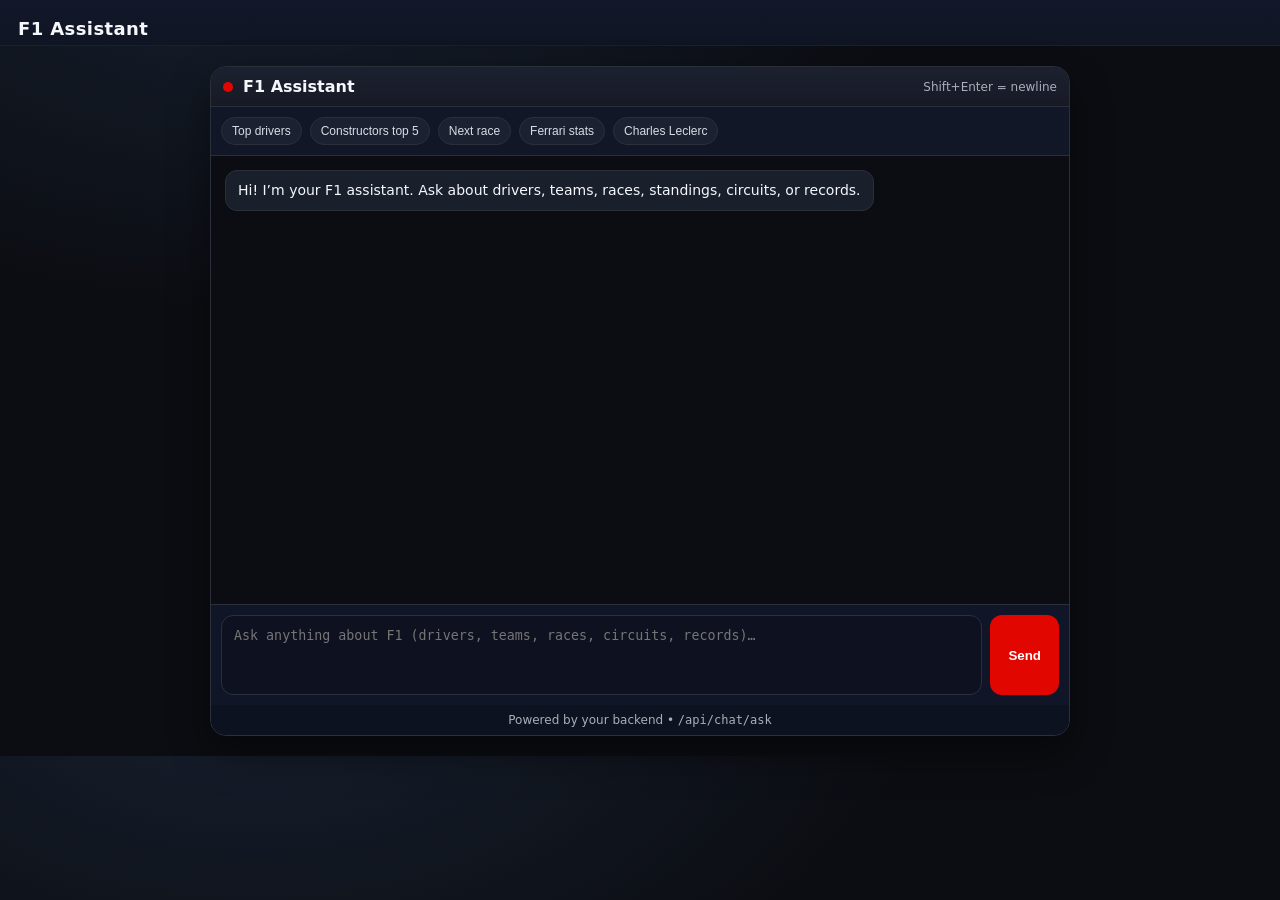
<file: src/main/resources/static/chat.html>
<!DOCTYPE html>
<html lang="en">
<head>
<meta charset="UTF-8">
<title>F1 Chat</title>
<meta name="viewport" content="width=device-width,initial-scale=1">
<link rel="icon" href="/img/favicon.png">
<style>
  :root{
    --f1-red:#e10600; --bg:#0b0d12; --panel:#121622; --line:#2b2f3a;
    --txt:#f6f7fb; --muted:#a9afba; --chip:#1b2131; --user:#1f5bff; --ai:#1a1f2c;
  }
  body{margin:0;background:radial-gradient(1200px 700px at 20% -10%, #17202f 0%, #0b0d12 55%), #0b0d12;color:var(--txt);font-family:system-ui,-apple-system,Segoe UI,Roboto,Inter,Helvetica,Arial,sans-serif}
  header{padding:18px 18px 6px;border-bottom:1px solid #1b2030;background:linear-gradient(180deg,#12182a,#101524)}
  .brand{margin:0;font-size:18px;font-weight:900;letter-spacing:.4px}
  .wrap{max-width:860px;margin:20px auto;padding:0 14px}
  /* widget (same as floating version, just opened by default) */
  #ai-wrap{border:1px solid var(--line);border-radius:16px;overflow:hidden;background:#0e1320;box-shadow:0 18px 40px rgba(0,0,0,.45)}
  #ai-head{background:linear-gradient(180deg,#1c2130,#171a25);border-bottom:1px solid var(--line);padding:10px 12px;display:flex;align-items:center;gap:10px}
  #ai-head .led{width:10px;height:10px;border-radius:50%;background:var(--f1-red)}
  #ai-title{font-weight:900}
  #ai-tip{margin-left:auto;font-size:12px;color:var(--muted)}
  #ai-chips{padding:10px;display:flex;gap:8px;flex-wrap:wrap;background:#111727;border-bottom:1px solid var(--line)}
  .chip{background:var(--chip);color:#d7dce6;border:1px solid var(--line);padding:6px 10px;border-radius:999px;font-size:12px;cursor:pointer}
  .chip:hover{background:#20283a}
  #ai-log{background:var(--bg);min-height:420px;max-height:60vh;overflow:auto;padding:14px;display:flex;flex-direction:column;gap:10px}
  .msg{max-width:82%;padding:10px 12px;border-radius:12px;line-height:1.35;font-size:14px;white-space:pre-wrap}
  .msg.ai{background:var(--ai);border:1px solid var(--line);align-self:flex-start}
  .msg.user{background:var(--user);color:#fff;align-self:flex-end}
  .typing{display:flex;gap:6px;align-items:center}
  .dot{width:6px;height:6px;border-radius:50%;background:#cbd2dd;opacity:.5;animation:bounce 1.2s infinite}
  .dot:nth-child(2){animation-delay:.15s}.dot:nth-child(3){animation-delay:.3s}
  @keyframes bounce{0%,80%,100%{transform:translateY(0)}40%{transform:translateY(-4px)}}
  #ai-bar{display:flex;gap:8px;padding:10px;background:#101627;border-top:1px solid var(--line)}
  #ai-input{flex:1;resize:none;height:54px;max-height:200px;padding:12px;border-radius:12px;border:1px solid var(--line);background:#0e1220;color:var(--txt)}
  #ai-send{background:var(--f1-red);color:#fff;border:none;border-radius:12px;padding:0 18px;font-weight:900;cursor:pointer}
  #ai-foot{padding:8px 10px;text-align:center;font-size:12px;color:var(--muted);background:#0d1220}
</style>
</head>
<body>
<header><h1 class="brand">F1 Assistant</h1></header>
<div class="wrap">
  <div id="ai-wrap" aria-label="F1 Assistant">
    <div id="ai-head">
      <span class="led"></span><span id="ai-title">F1 Assistant</span>
      <span id="ai-tip">Shift+Enter = newline</span>
    </div>
    <div id="ai-chips">
      <button class="chip" data-q="Top drivers right now">Top drivers</button>
      <button class="chip" data-q="Current constructors standings top 5">Constructors top 5</button>
      <button class="chip" data-q="When is the next race and where?">Next race</button>
      <button class="chip" data-q="Ferrari stats">Ferrari stats</button>
      <button class="chip" data-q="Stats for Charles Leclerc">Charles Leclerc</button>
    </div>
    <div id="ai-log"></div>
    <div id="ai-bar">
      <textarea id="ai-input" placeholder="Ask anything about F1 (drivers, teams, races, circuits, records)…"></textarea>
      <button id="ai-send">Send</button>
    </div>
    <div id="ai-foot">Powered by your backend • <code>/api/chat/ask</code></div>
  </div>
</div>

<script>
(() => {
  const $ = s => document.querySelector(s);
  const log = $('#ai-log'), input = $('#ai-input'), send = $('#ai-send');
  const chips = [...document.querySelectorAll('#ai-chips .chip')];

  chips.forEach(c => c.addEventListener('click', () => { input.value = c.dataset.q; send.click(); }));

  function add(kind, text){
    const b = document.createElement('div'); b.className = `msg ${kind}`; b.textContent = text;
    log.appendChild(b); log.scrollTop = log.scrollHeight; return b;
  }
  function typing(on){
    if(on){
      const row = document.createElement('div'); row.className='typing'; row.id='typing';
      row.innerHTML = '<span class="dot"></span><span class="dot"></span><span class="dot"></span>';
      log.appendChild(row); log.scrollTop = log.scrollHeight;
    } else { const t = document.getElementById('typing'); if(t) t.remove(); }
  }

  add('ai',"Hi! I’m your F1 assistant. Ask about drivers, teams, races, standings, circuits, or records.");

  send.addEventListener('click', async () => {
    const q = input.value.trim(); if(!q) return;
    add('user', q); input.value=''; typing(true);
    try{
      const r = await fetch('/api/chat/ask', {
        method:'POST', headers:{'Content-Type':'application/json'},
        body: JSON.stringify({ message: q })
      });
      const data = await r.json().catch(()=> ({}));
      typing(false);
      add('ai', data.answer || 'Sorry, I could not generate a response.');
    }catch(e){
      typing(false); add('ai','⚠️ Error reaching the server.');
    }
  });

  input.addEventListener('keydown', e => {
    if(e.key==='Enter' && !e.shiftKey){ e.preventDefault(); send.click(); }
  });
})();
</script>
</body>
</html>
</file>
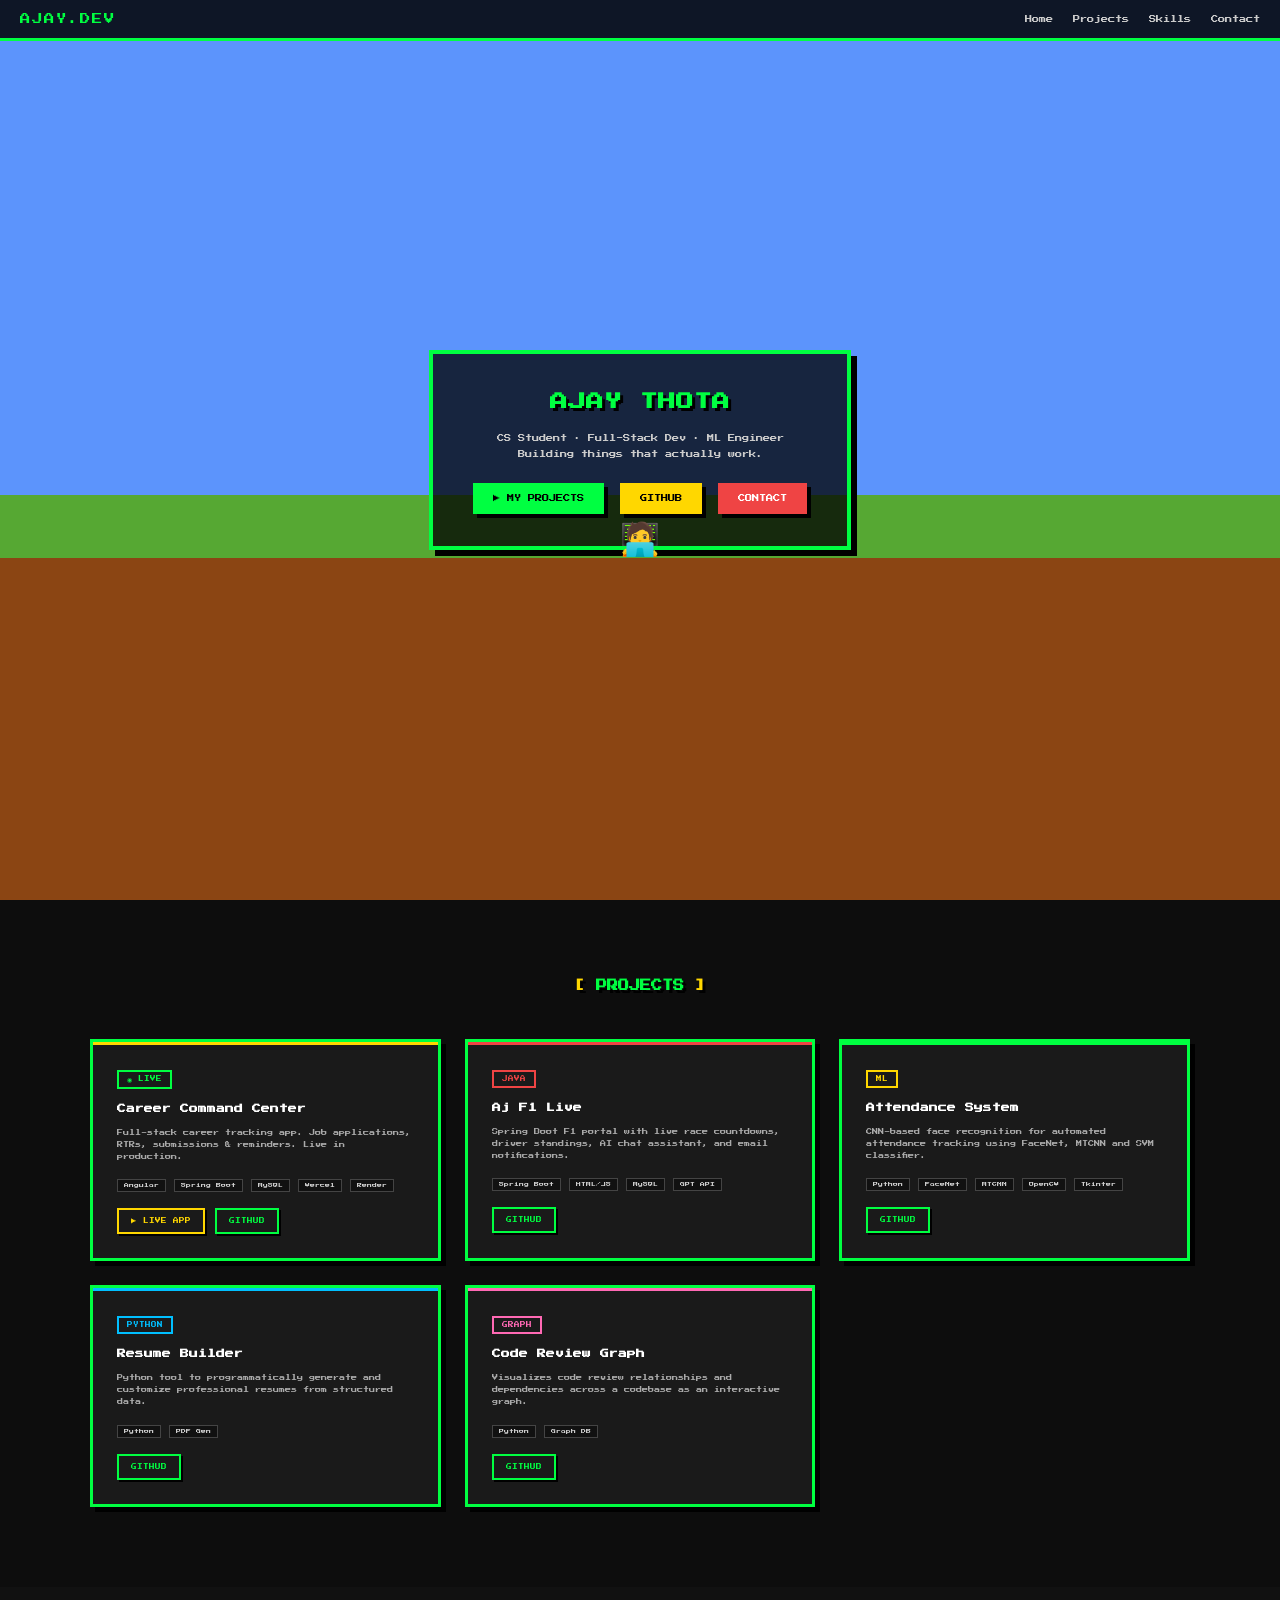
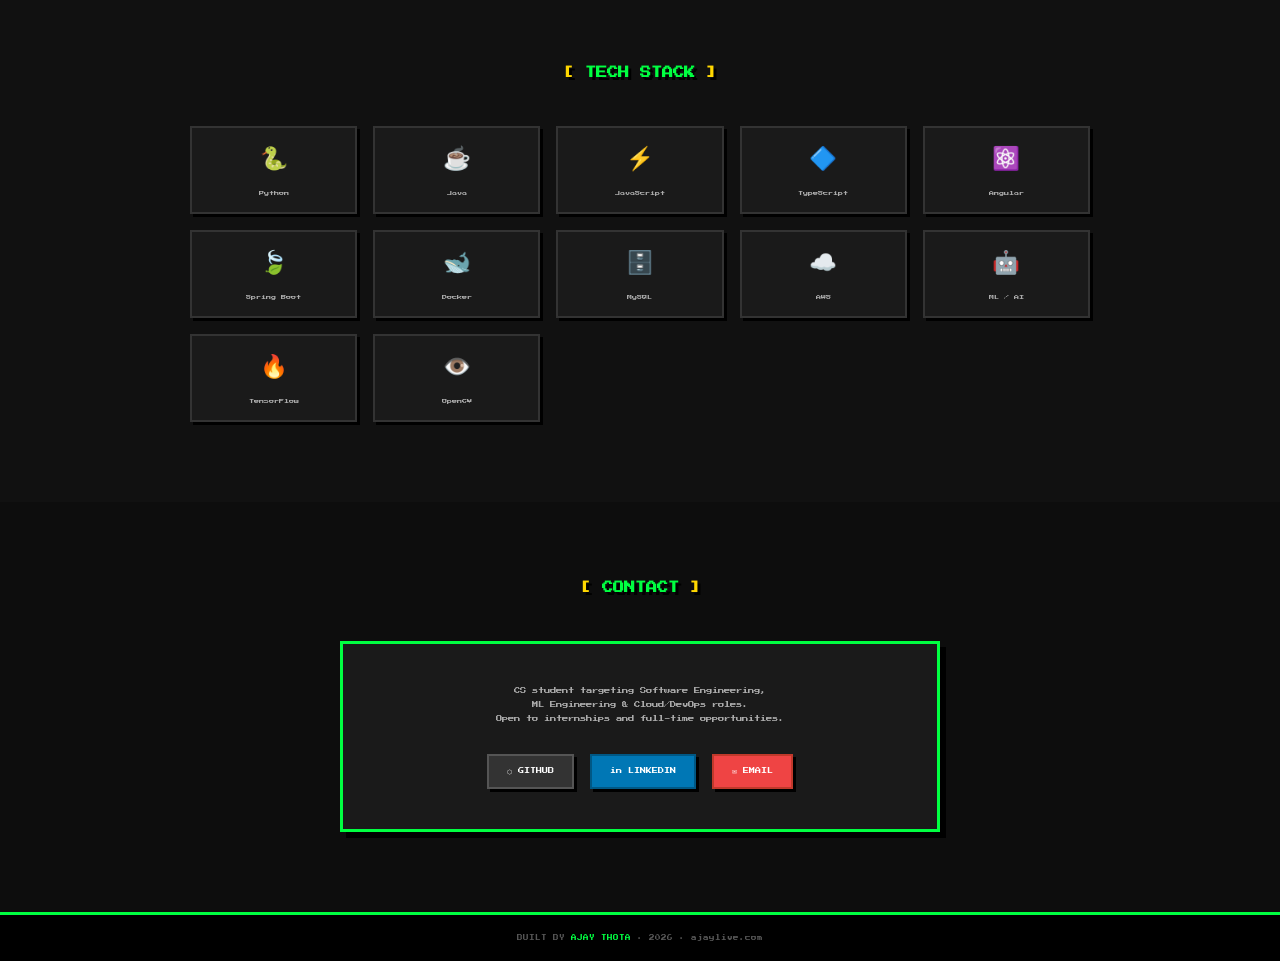
<file: src/main/resources/static/index-portfolio-preview.html>
<!DOCTYPE html>
<html lang="en">
<head>
  <meta charset="UTF-8"/>
  <meta name="viewport" content="width=device-width, initial-scale=1"/>
  <title>Ajay Thota — Portfolio</title>
  <link href="https://fonts.googleapis.com/css2?family=Press+Start+2P&display=swap" rel="stylesheet"/>
  <style>
    *{margin:0;padding:0;box-sizing:border-box;}
    :root{
      --sky:#5c94fc;--ground:#8b4513;--grass:#56a833;
      --pixel-green:#00ff41;--pixel-yellow:#ffd700;
      --pixel-red:#ef4444;--pixel-blue:#00bfff;
      --dark:#1a1a1a;--panel:rgba(0,0,0,0.75);
      --border:#00ff41;--text:#e8e8e8;
    }
    html{scroll-behavior:smooth;}
    body{
      font-family:'Press Start 2P',monospace;
      background:var(--sky);
      color:var(--text);
      overflow-x:hidden;
    }

    /* ── PIXEL SCROLLBAR ── */
    ::-webkit-scrollbar{width:8px;}
    ::-webkit-scrollbar-track{background:#1a1a1a;}
    ::-webkit-scrollbar-thumb{background:var(--pixel-green);image-rendering:pixelated;}

    /* ── FLOATING PIXELS ── */
    .pixel-bg{position:fixed;inset:0;pointer-events:none;z-index:0;overflow:hidden;}
    .pixel-float{
      position:absolute;width:16px;height:16px;
      image-rendering:pixelated;animation:floatUp linear infinite;opacity:0.6;
    }
    @keyframes floatUp{
      0%{transform:translateY(100vh) rotate(0deg);opacity:0;}
      10%{opacity:.6;}
      90%{opacity:.6;}
      100%{transform:translateY(-100px) rotate(360deg);opacity:0;}
    }

    /* ── NAVBAR ── */
    nav{
      position:fixed;top:0;width:100%;z-index:100;
      background:rgba(0,0,0,.85);
      border-bottom:3px solid var(--pixel-green);
      padding:14px 20px;
      display:flex;align-items:center;justify-content:space-between;
      image-rendering:pixelated;
    }
    .nav-brand{color:var(--pixel-green);font-size:.65rem;letter-spacing:2px;}
    .nav-links{display:flex;gap:20px;}
    .nav-links a{color:#ccc;text-decoration:none;font-size:.45rem;transition:color .2s;}
    .nav-links a:hover{color:var(--pixel-green);}

    /* ── HERO ── */
    #hero{
      min-height:100vh;
      background:linear-gradient(to bottom,
        var(--sky) 0%, var(--sky) 55%,
        var(--grass) 55%, var(--grass) 62%,
        var(--ground) 62%, var(--ground) 100%
      );
      display:flex;flex-direction:column;
      align-items:center;justify-content:center;
      position:relative;padding-top:80px;
    }
    .hero-content{
      background:var(--panel);
      border:4px solid var(--pixel-green);
      padding:32px 40px;
      text-align:center;
      image-rendering:pixelated;
      position:relative;z-index:1;
      max-width:700px;
      box-shadow:6px 6px 0 #000;
    }
    .hero-content h1{
      font-size:1.1rem;color:var(--pixel-green);
      line-height:1.8;margin-bottom:14px;
      text-shadow:3px 3px 0 #000;
    }
    .hero-content p{
      font-size:.45rem;color:#ccc;
      line-height:2.2;margin-bottom:20px;
    }
    .hero-btns{display:flex;gap:16px;justify-content:center;flex-wrap:wrap;}
    .btn-pixel{
      display:inline-block;padding:12px 20px;
      font-family:'Press Start 2P',monospace;font-size:.45rem;
      text-decoration:none;cursor:pointer;border:none;
      image-rendering:pixelated;
      box-shadow:4px 4px 0 #000;
      transition:transform .1s,box-shadow .1s;
    }
    .btn-pixel:active{transform:translate(2px,2px);box-shadow:2px 2px 0 #000;}
    .btn-green{background:var(--pixel-green);color:#000;}
    .btn-yellow{background:var(--pixel-yellow);color:#000;}
    .btn-red{background:var(--pixel-red);color:#fff;}

    /* pixel character animation */
    .pixel-char{
      position:absolute;bottom:calc(38%);
      animation:walk 4s linear infinite;
      font-size:2rem;z-index:2;
    }
    @keyframes walk{
      0%{left:-60px;}
      100%{left:calc(100% + 60px);}
    }

    /* ── SECTIONS ── */
    section{padding:80px 20px;position:relative;z-index:1;}
    section:nth-child(even){background:rgba(0,0,0,.1);}
    .section-title{
      text-align:center;font-size:.7rem;
      color:var(--pixel-yellow);margin-bottom:48px;
      text-shadow:3px 3px 0 #000;
    }
    .section-title span{color:var(--pixel-green);}

    /* ── PROJECTS ── */
    #projects{background:#0d0d0d;}
    .projects-grid{
      display:grid;
      grid-template-columns:repeat(auto-fill,minmax(300px,1fr));
      gap:24px;max-width:1100px;margin:0 auto;
    }
    .project-card{
      background:#1a1a1a;
      border:3px solid var(--border);
      padding:24px;
      box-shadow:5px 5px 0 #000;
      transition:transform .15s,box-shadow .15s;
      position:relative;
    }
    .project-card:hover{transform:translate(-3px,-3px);box-shadow:8px 8px 0 #000;}
    .project-card::before{
      content:'';position:absolute;top:0;left:0;right:0;height:3px;
    }
    .card-f1::before{background:var(--pixel-red);}
    .card-career::before{background:var(--pixel-yellow);}
    .card-attendance::before{background:var(--pixel-green);}
    .card-resume::before{background:var(--pixel-blue);}
    .card-review::before{background:#ff69b4;}

    .project-tag{
      display:inline-block;font-size:.35rem;padding:4px 8px;
      border:2px solid currentColor;margin-bottom:12px;
    }
    .tag-live{color:var(--pixel-green);}
    .tag-ml{color:var(--pixel-yellow);}
    .tag-java{color:var(--pixel-red);}
    .tag-py{color:var(--pixel-blue);}

    .project-card h3{font-size:.55rem;color:#fff;margin-bottom:10px;line-height:1.8;}
    .project-card p{font-size:.38rem;color:#aaa;line-height:2;margin-bottom:16px;}
    .project-stack{display:flex;gap:8px;flex-wrap:wrap;margin-bottom:16px;}
    .stack-badge{
      font-size:.3rem;padding:3px 6px;
      background:#111;border:1px solid #444;color:#ccc;
    }
    .project-links{display:flex;gap:10px;}
    .project-links a{
      font-size:.35rem;padding:8px 12px;text-decoration:none;
      border:2px solid var(--pixel-green);color:var(--pixel-green);
      box-shadow:2px 2px 0 #000;transition:background .15s,color .15s;
    }
    .project-links a:hover{background:var(--pixel-green);color:#000;}
    .project-links a.live{
      border-color:var(--pixel-yellow);color:var(--pixel-yellow);
    }
    .project-links a.live:hover{background:var(--pixel-yellow);color:#000;}

    /* ── SKILLS ── */
    #skills{background:#111;}
    .skills-grid{
      display:grid;
      grid-template-columns:repeat(auto-fill,minmax(140px,1fr));
      gap:16px;max-width:900px;margin:0 auto;
    }
    .skill-item{
      background:#1a1a1a;border:2px solid #333;
      padding:16px;text-align:center;
      box-shadow:3px 3px 0 #000;
      transition:border-color .2s,transform .15s;
    }
    .skill-item:hover{border-color:var(--pixel-green);transform:translateY(-2px);}
    .skill-icon{font-size:1.4rem;display:block;margin-bottom:8px;}
    .skill-item span:last-child{font-size:.32rem;color:#aaa;}

    /* ── CONTACT ── */
    #contact{background:#0d0d0d;text-align:center;}
    .contact-box{
      background:#1a1a1a;border:3px solid var(--pixel-green);
      padding:40px;max-width:600px;margin:0 auto;
      box-shadow:6px 6px 0 #000;
    }
    .contact-box p{font-size:.4rem;color:#aaa;line-height:2.2;margin-bottom:28px;}
    .contact-links{display:flex;gap:16px;justify-content:center;flex-wrap:wrap;}
    .contact-links a{
      padding:12px 18px;text-decoration:none;font-family:'Press Start 2P',monospace;
      font-size:.38rem;box-shadow:3px 3px 0 #000;
      transition:transform .1s;
    }
    .contact-links a:hover{transform:translate(-1px,-1px);}
    .link-gh{background:#333;color:#fff;border:2px solid #555;}
    .link-li{background:#0077b5;color:#fff;border:2px solid #005885;}
    .link-em{background:var(--pixel-red);color:#fff;border:2px solid #c0392b;}

    /* ── FOOTER ── */
    footer{
      background:#000;border-top:3px solid var(--pixel-green);
      padding:20px;text-align:center;font-size:.35rem;color:#555;
    }
    footer span{color:var(--pixel-green);}

    /* ── RESPONSIVE ── */
    @media(max-width:600px){
      .hero-content{padding:20px;margin:0 10px;}
      .hero-content h1{font-size:.7rem;}
      .nav-links{display:none;}
    }
  </style>
</head>
<body>

<!-- Floating pixel background -->
<div class="pixel-bg" id="pixelBg"></div>

<!-- Navbar -->
<nav>
  <span class="nav-brand">AJAY.DEV</span>
  <div class="nav-links">
    <a href="#hero">Home</a>
    <a href="#projects">Projects</a>
    <a href="#skills">Skills</a>
    <a href="#contact">Contact</a>
  </div>
</nav>

<!-- Hero -->
<section id="hero">
  <div class="pixel-char">🧑‍💻</div>
  <div class="hero-content">
    <h1>AJAY THOTA</h1>
    <p>CS Student · Full-Stack Dev · ML Engineer<br/>Building things that actually work.</p>
    <div class="hero-btns">
      <a href="#projects" class="btn-pixel btn-green">▶ MY PROJECTS</a>
      <a href="https://github.com/ajay062002" target="_blank" class="btn-pixel btn-yellow">GITHUB</a>
      <a href="#contact" class="btn-pixel btn-red">CONTACT</a>
    </div>
  </div>
</section>

<!-- Projects -->
<section id="projects">
  <h2 class="section-title">[ <span>PROJECTS</span> ]</h2>
  <div class="projects-grid">

    <div class="project-card card-career">
      <span class="project-tag tag-live">◉ LIVE</span>
      <h3>Career Command Center</h3>
      <p>Full-stack career tracking app. Job applications, RTRs, submissions & reminders. Live in production.</p>
      <div class="project-stack">
        <span class="stack-badge">Angular</span>
        <span class="stack-badge">Spring Boot</span>
        <span class="stack-badge">MySQL</span>
        <span class="stack-badge">Vercel</span>
        <span class="stack-badge">Render</span>
      </div>
      <div class="project-links">
        <a href="https://ajaylive.com" target="_blank" class="live">▶ LIVE APP</a>
        <a href="https://github.com/ajay062002/career-command-center" target="_blank">GITHUB</a>
      </div>
    </div>

    <div class="project-card card-f1">
      <span class="project-tag tag-java">JAVA</span>
      <h3>Aj F1 Live</h3>
      <p>Spring Boot F1 portal with live race countdowns, driver standings, AI chat assistant, and email notifications.</p>
      <div class="project-stack">
        <span class="stack-badge">Spring Boot</span>
        <span class="stack-badge">HTML/JS</span>
        <span class="stack-badge">MySQL</span>
        <span class="stack-badge">GPT API</span>
      </div>
      <div class="project-links">
        <a href="https://github.com/ajay062002/f1-app" target="_blank">GITHUB</a>
      </div>
    </div>

    <div class="project-card card-attendance">
      <span class="project-tag tag-ml">ML</span>
      <h3>Attendance System</h3>
      <p>CNN-based face recognition for automated attendance tracking using FaceNet, MTCNN and SVM classifier.</p>
      <div class="project-stack">
        <span class="stack-badge">Python</span>
        <span class="stack-badge">FaceNet</span>
        <span class="stack-badge">MTCNN</span>
        <span class="stack-badge">OpenCV</span>
        <span class="stack-badge">Tkinter</span>
      </div>
      <div class="project-links">
        <a href="https://github.com/ajay062002/attendance-management-system" target="_blank">GITHUB</a>
      </div>
    </div>

    <div class="project-card card-resume">
      <span class="project-tag tag-py">PYTHON</span>
      <h3>Resume Builder</h3>
      <p>Python tool to programmatically generate and customize professional resumes from structured data.</p>
      <div class="project-stack">
        <span class="stack-badge">Python</span>
        <span class="stack-badge">PDF Gen</span>
      </div>
      <div class="project-links">
        <a href="https://github.com/ajay062002/resume-builder" target="_blank">GITHUB</a>
      </div>
    </div>

    <div class="project-card card-review">
      <span class="project-tag" style="color:#ff69b4">GRAPH</span>
      <h3>Code Review Graph</h3>
      <p>Visualizes code review relationships and dependencies across a codebase as an interactive graph.</p>
      <div class="project-stack">
        <span class="stack-badge">Python</span>
        <span class="stack-badge">Graph DB</span>
      </div>
      <div class="project-links">
        <a href="https://github.com/ajay062002/code-review-graph" target="_blank">GITHUB</a>
      </div>
    </div>

  </div>
</section>

<!-- Skills -->
<section id="skills">
  <h2 class="section-title">[ <span>TECH STACK</span> ]</h2>
  <div class="skills-grid">
    <div class="skill-item"><span class="skill-icon">🐍</span><span>Python</span></div>
    <div class="skill-item"><span class="skill-icon">☕</span><span>Java</span></div>
    <div class="skill-item"><span class="skill-icon">⚡</span><span>JavaScript</span></div>
    <div class="skill-item"><span class="skill-icon">🔷</span><span>TypeScript</span></div>
    <div class="skill-item"><span class="skill-icon">⚛️</span><span>Angular</span></div>
    <div class="skill-item"><span class="skill-icon">🍃</span><span>Spring Boot</span></div>
    <div class="skill-item"><span class="skill-icon">🐋</span><span>Docker</span></div>
    <div class="skill-item"><span class="skill-icon">🗄️</span><span>MySQL</span></div>
    <div class="skill-item"><span class="skill-icon">☁️</span><span>AWS</span></div>
    <div class="skill-item"><span class="skill-icon">🤖</span><span>ML / AI</span></div>
    <div class="skill-item"><span class="skill-icon">🔥</span><span>TensorFlow</span></div>
    <div class="skill-item"><span class="skill-icon">👁️</span><span>OpenCV</span></div>
  </div>
</section>

<!-- Contact -->
<section id="contact">
  <h2 class="section-title">[ <span>CONTACT</span> ]</h2>
  <div class="contact-box">
    <p>CS student targeting Software Engineering,<br/>ML Engineering & Cloud/DevOps roles.<br/>Open to internships and full-time opportunities.</p>
    <div class="contact-links">
      <a href="https://github.com/ajay062002" target="_blank" class="link-gh">⬡ GITHUB</a>
      <a href="https://linkedin.com/in/your-linkedin" target="_blank" class="link-li">in LINKEDIN</a>
      <a href="mailto:premiumacc2209@gmail.com" class="link-em">✉ EMAIL</a>
    </div>
  </div>
</section>

<footer>
  <p>BUILT BY <span>AJAY THOTA</span> · 2026 · ajaylive.com</p>
</footer>

<script>
/* Floating pixels */
const colors = ['#00ff41','#ffd700','#ef4444','#00bfff','#ff69b4'];
const bg = document.getElementById('pixelBg');
for(let i=0;i<18;i++){
  const el = document.createElement('div');
  el.className = 'pixel-float';
  el.style.cssText = `
    left:${Math.random()*100}%;
    background:${colors[Math.floor(Math.random()*colors.length)]};
    width:${Math.random()>0.5?16:8}px;
    height:${Math.random()>0.5?16:8}px;
    animation-duration:${6+Math.random()*10}s;
    animation-delay:${Math.random()*8}s;
  `;
  bg.appendChild(el);
}
</script>
</body>
</html>
</file>
